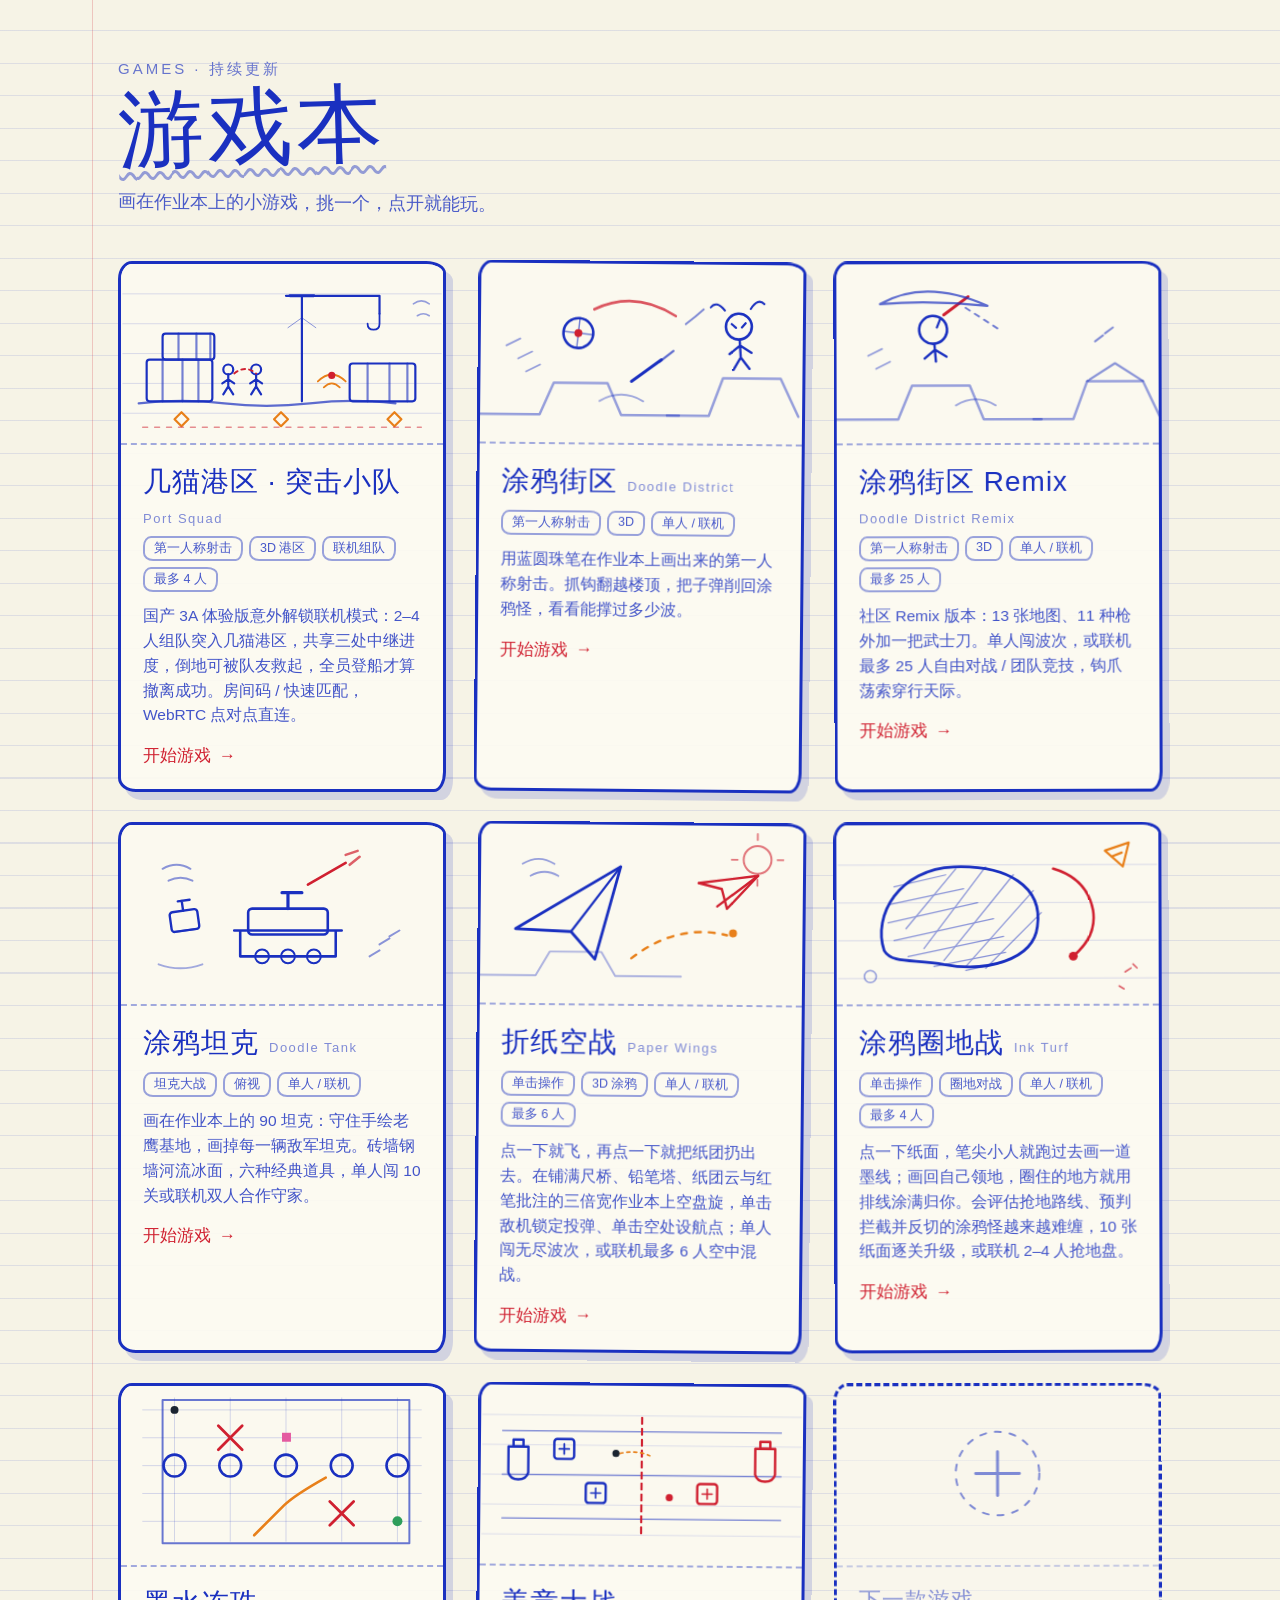
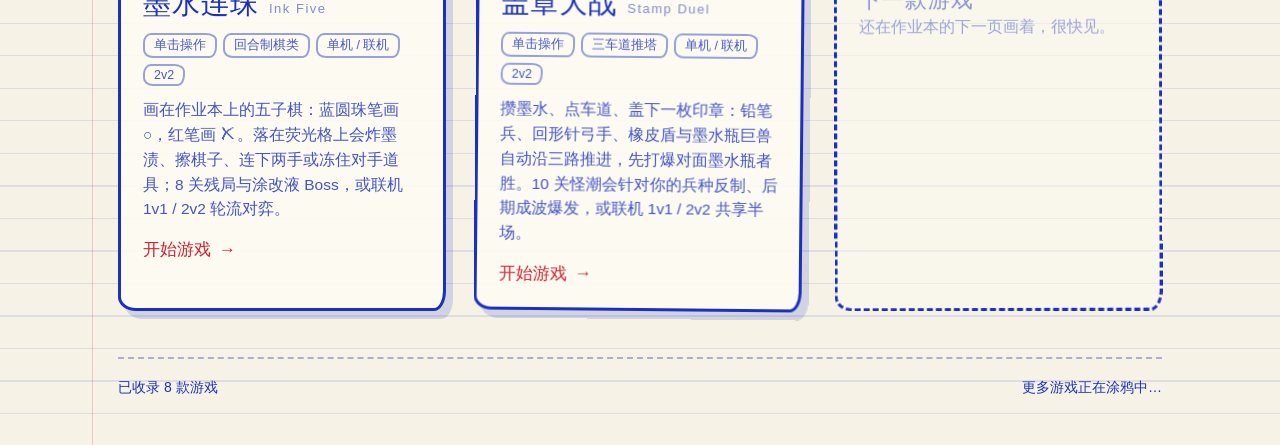
<file: index.html>
<!DOCTYPE html>
<html lang="zh-CN">
<head>
<meta charset="utf-8">
<meta name="viewport" content="width=device-width, initial-scale=1">
<title>游戏本 · Games</title>
<meta name="description" content="画在作业本上的小游戏合集。">
<meta name="theme-color" content="#f6f3e6">
<link rel="icon" href="data:image/svg+xml,<svg xmlns='http://www.w3.org/2000/svg' viewBox='0 0 32 32'><rect width='32' height='32' rx='4' fill='%23f6f3e6'/><circle cx='16' cy='16' r='8' fill='none' stroke='%231a30c0' stroke-width='2'/><path d='M16 4v6M16 22v6M4 16h6M22 16h6' stroke='%231a30c0' stroke-width='2'/><circle cx='16' cy='16' r='2' fill='%23d02030'/></svg>">
<style>
:root {
  --ink: #1a30c0;
  --ink-soft: rgba(26, 48, 192, .16);
  --red: #d02030;
  --paper: #f6f3e6;
  --card: rgba(252, 250, 241, .93);
  --font: 'Comic Sans MS', 'Marker Felt', 'Segoe Print', 'Noto Sans SC', 'PingFang SC', 'Microsoft YaHei', sans-serif;
}

* { box-sizing: border-box; }

body {
  margin: 0;
  min-height: 100vh;
  color: var(--ink);
  font-family: var(--font);
  background-color: var(--paper);
  background-image:
    linear-gradient(90deg, rgba(208, 32, 48, .22) 0 1.5px, transparent 1.5px),
    repeating-linear-gradient(0deg, transparent 0 31px, rgba(26, 48, 192, .11) 31px 32.5px);
  background-position: 92px 0, 0 0;
  background-repeat: no-repeat, repeat;
  -webkit-font-smoothing: antialiased;
}

.wrap {
  max-width: 1100px;
  margin: 0 auto;
  padding: 60px 28px 48px;
}

header {
  margin-bottom: 44px;
  animation: settle .5s ease-out both;
}

.kicker {
  font-size: 15px;
  letter-spacing: 3px;
  opacity: .65;
  margin-bottom: 6px;
}

h1 {
  margin: 0;
  font-size: clamp(46px, 8vw, 86px);
  line-height: 1.05;
  letter-spacing: 3px;
  font-weight: normal;
  transform: rotate(-1.6deg);
  transform-origin: left center;
  text-decoration: underline wavy rgba(26, 48, 192, .45);
  text-decoration-thickness: 3px;
  text-underline-offset: 12px;
}

.sub {
  margin: 18px 0 0;
  font-size: 18px;
  opacity: .78;
  transform: rotate(.4deg);
}

.grid {
  display: grid;
  grid-template-columns: repeat(auto-fill, minmax(300px, 1fr));
  gap: 30px;
}

.card {
  display: flex;
  flex-direction: column;
  color: var(--ink);
  text-decoration: none;
  background: var(--card);
  border: 3px solid var(--ink);
  border-radius: 14px 20px 12px 18px / 18px 12px 20px 14px;
  box-shadow: 7px 8px 0 var(--ink-soft);
  overflow: hidden;
  transform: rotate(var(--tilt, -.5deg));
  transition: transform .22s ease, box-shadow .22s ease;
  animation: settle .55s ease-out both;
}

.grid > .card:nth-child(3n+2) { --tilt: .55deg; }
.grid > .card:nth-child(3n) { --tilt: -.15deg; }

.card:not(.ghost):hover,
.card:not(.ghost):focus-visible {
  transform: rotate(0deg) translateY(-7px);
  box-shadow: 12px 16px 0 rgba(26, 48, 192, .18);
  outline: none;
}

.card:not(.ghost):focus-visible {
  outline: 3px dashed var(--red);
  outline-offset: 4px;
}

.thumb {
  position: relative;
  aspect-ratio: 16 / 9;
  background: #fbf9ef;
  border-bottom: 2px dashed rgba(26, 48, 192, .4);
  overflow: hidden;
  display: flex;
  align-items: center;
  justify-content: center;
}

.thumb svg { width: 100%; height: 100%; display: block; }

.body { padding: 18px 22px 22px; }

.name {
  display: flex;
  align-items: baseline;
  gap: 10px;
  flex-wrap: wrap;
}

.name h2 {
  margin: 0;
  font-size: 28px;
  font-weight: normal;
  letter-spacing: 1px;
}

.name span {
  font-size: 13px;
  letter-spacing: 1.5px;
  opacity: .55;
}

.tags {
  display: flex;
  flex-wrap: wrap;
  gap: 6px;
  margin: 10px 0 12px;
}

.tag {
  font-size: 12.5px;
  padding: 2px 9px;
  border: 2px solid rgba(26, 48, 192, .55);
  border-radius: 8px 11px 7px 10px / 10px 7px 11px 8px;
  opacity: .8;
}

.desc {
  margin: 0;
  font-size: 15.5px;
  line-height: 1.6;
  opacity: .82;
}

.go {
  margin-top: 16px;
  font-size: 17px;
  color: var(--red);
  display: inline-flex;
  align-items: center;
  gap: 8px;
}

.go .arrow { transition: transform .22s ease; }
.card:hover .go .arrow,
.card:focus-visible .go .arrow { transform: translateX(5px); }

.ghost {
  border-style: dashed;
  background: rgba(252, 250, 241, .5);
  box-shadow: none;
  cursor: default;
}

.ghost .thumb {
  border-bottom-color: rgba(26, 48, 192, .22);
  background: transparent;
}

.ghost .body { opacity: .5; }
.ghost .name h2 { font-size: 22px; }

footer {
  margin-top: 46px;
  padding-top: 20px;
  border-top: 2px dashed rgba(26, 48, 192, .35);
  display: flex;
  justify-content: space-between;
  gap: 16px;
  flex-wrap: wrap;
  font-size: 14px;
  opacity: .6;
  animation: settle .6s .2s ease-out both;
}

@keyframes settle {
  from { opacity: 0; transform: translateY(14px) rotate(var(--tilt, 0deg)); }
  to   { opacity: 1; transform: translateY(0) rotate(var(--tilt, 0deg)); }
}

@media (prefers-reduced-motion: reduce) {
  *, *::before, *::after { animation: none !important; transition: none !important; }
}

@media (max-width: 640px) {
  body { background-position: 42px 0, 0 0; }
  .wrap { padding: 40px 18px 36px; }
  .grid { grid-template-columns: 1fr; gap: 24px; }
  header { margin-bottom: 32px; }
}
</style>
</head>
<body>
<main class="wrap">
  <header>
    <div class="kicker">GAMES · 持续更新</div>
    <h1>游戏本</h1>
    <p class="sub">画在作业本上的小游戏，挑一个，点开就能玩。</p>
  </header>

  <section class="grid" id="grid" aria-label="游戏列表"></section>

  <footer>
    <span id="count"></span>
    <span>更多游戏正在涂鸦中…</span>
  </footer>
</main>

<script>
/* 新增游戏：在 GAMES 里加一项即可。href 指向游戏目录（目录里放 index.html）。 */
const GAMES = [
  {
    title: '几猫港区 · 突击小队',
    en: 'Port Squad',
    desc: '国产 3A 体验版意外解锁联机模式：2–4 人组队突入几猫港区，共享三处中继进度，倒地可被队友救起，全员登船才算撤离成功。房间码 / 快速匹配，WebRTC 点对点直连。',
    tags: ['第一人称射击', '3D 港区', '联机组队', '最多 4 人'],
    href: './jimao-squad/',
    art: 'jimao-squad'
  },
  {
    title: '涂鸦街区',
    en: 'Doodle District',
    desc: '用蓝圆珠笔在作业本上画出来的第一人称射击。抓钩翻越楼顶，把子弹削回涂鸦怪，看看能撑过多少波。',
    tags: ['第一人称射击', '3D', '单人 / 联机'],
    href: './doodleshooter/',
    art: 'shooter'
  },
  {
    title: '涂鸦街区 Remix',
    en: 'Doodle District Remix',
    desc: '社区 Remix 版本：13 张地图、11 种枪外加一把武士刀。单人闯波次，或联机最多 25 人自由对战 / 团队竞技，钩爪荡索穿行天际。',
    tags: ['第一人称射击', '3D', '单人 / 联机', '最多 25 人'],
    href: './doodleshooter-remix/',
    art: 'shooter-remix'
  },
  {
    title: '涂鸦坦克',
    en: 'Doodle Tank',
    desc: '画在作业本上的 90 坦克：守住手绘老鹰基地，画掉每一辆敌军坦克。砖墙钢墙河流冰面，六种经典道具，单人闯 10 关或联机双人合作守家。',
    tags: ['坦克大战', '俯视', '单人 / 联机'],
    href: './doodletank/',
    art: 'tank'
  },
  {
    title: '折纸空战',
    en: 'Paper Wings',
    desc: '点一下就飞，再点一下就把纸团扔出去。在铺满尺桥、铅笔塔、纸团云与红笔批注的三倍宽作业本上空盘旋，单击敌机锁定投弹、单击空处设航点；单人闯无尽波次，或联机最多 6 人空中混战。',
    tags: ['单击操作', '3D 涂鸦', '单人 / 联机', '最多 6 人'],
    href: './paperwings/',
    art: 'paperwings'
  },
  {
    title: '涂鸦圈地战',
    en: 'Ink Turf',
    desc: '点一下纸面，笔尖小人就跑过去画一道墨线；画回自己领地，圈住的地方就用排线涂满归你。会评估抢地路线、预判拦截并反切的涂鸦怪越来越难缠，10 张纸面逐关升级，或联机 2–4 人抢地盘。',
    tags: ['单击操作', '圈地对战', '单人 / 联机', '最多 4 人'],
    href: './inkturf/',
    art: 'inkturf'
  },
  {
    title: '墨水连珠',
    en: 'Ink Five',
    desc: '画在作业本上的五子棋：蓝圆珠笔画 ○，红笔画 ✗。落在荧光格上会炸墨渍、擦棋子、连下两手或冻住对手道具；8 关残局与涂改液 Boss，或联机 1v1 / 2v2 轮流对弈。',
    tags: ['单击操作', '回合制棋类', '单机 / 联机', '2v2'],
    href: './inkfive/',
    art: 'inkfive'
  },
  {
    title: '盖章大战',
    en: 'Stamp Duel',
    desc: '攒墨水、点车道、盖下一枚印章：铅笔兵、回形针弓手、橡皮盾与墨水瓶巨兽自动沿三路推进，先打爆对面墨水瓶者胜。10 关怪潮会针对你的兵种反制、后期成波爆发，或联机 1v1 / 2v2 共享半场。',
    tags: ['单击操作', '三车道推塔', '单机 / 联机', '2v2'],
    href: './stampduel/',
    art: 'stampduel'
  }
];

function art(name) {
  if (name === 'jimao-squad') {
    return `<svg viewBox="0 0 320 180" aria-hidden="true">
      <g fill="none" stroke="#1a30c0" stroke-linecap="round" stroke-linejoin="round">
        <path d="M0 30 H320 M0 60 H320 M0 90 H320 M0 120 H320 M0 150 H320" stroke-width="1" opacity=".16"/>
        <path d="M16 140 q44 -5 86 0 t86 0 t86 0" stroke-width="2.2" opacity=".7"/>
        <g stroke-width="2.2">
          <rect x="24" y="96" width="66" height="42" rx="3"/><path d="M40 96 v42 M60 96 v42 M76 96 v42" opacity=".6"/>
          <rect x="40" y="70" width="52" height="26" rx="3"/><path d="M56 70 v26 M74 70 v26 M88 70 v26" opacity=".6"/>
          <rect x="228" y="100" width="66" height="38" rx="3"/><path d="M246 100 v38 M268 100 v38 M286 100 v38" opacity=".6"/>
        </g>
        <g stroke-width="2.2"><path d="M180 138 V32 M164 32 h94 M258 32 v18"/><path d="M168 32 h24" stroke-width="3"/></g>
        <path d="M258 50 v10 q0 6 -6 6 q-6 0 -6 -6" stroke-width="1.8"/>
        <path d="M180 54 l14 10 M180 54 l-14 10" opacity=".5"/>
        <g stroke-width="2.2" stroke="#e8801a">
          <path d="M52 156 l7 -7 l7 7 l-7 7 Z"/><path d="M152 156 l7 -7 l7 7 l-7 7 Z"/><path d="M266 156 l7 -7 l7 7 l-7 7 Z"/>
        </g>
        <path d="M20 164 H300" stroke="#d02030" stroke-width="1.4" stroke-dasharray="5 7" opacity=".5"/>
        <g stroke-width="2.2">
          <circle cx="106" cy="106" r="5"/><path d="M106 111 v12 M106 116 l-6 4 M106 116 l6 4 M106 123 l-5 8 M106 123 l5 8"/>
          <circle cx="134" cy="106" r="5"/><path d="M134 111 v12 M134 116 l-6 4 M134 116 l6 4 M134 123 l-5 8 M134 123 l5 8"/>
        </g>
        <path d="M112 110 q11 -9 22 0" stroke="#d02030" stroke-width="1.8" stroke-dasharray="4 4"/>
        <path d="M196 118 q14 -14 28 0 M202 124 q8 -8 16 0" stroke="#e8801a" stroke-width="1.8"/>
        <circle cx="210" cy="112" r="3.6" fill="#d02030" stroke="none"/>
        <path d="M292 40 q8 -6 16 0 M296 52 q6 -4 12 0" stroke-width="1.6" opacity=".45"/>
      </g>
    </svg>`;
  }
  if (name === 'stampduel') {
    return `<svg viewBox="0 0 320 180" aria-hidden="true">
      <g fill="none" stroke="#1a30c0" stroke-linecap="round" stroke-linejoin="round">
        <path d="M0 30 H320 M0 60 H320 M0 90 H320 M0 120 H320 M0 150 H320" stroke-width="1" opacity=".14"/>
        <path d="M20 46 H300 M20 90 H300 M20 134 H300" stroke-width="1.5" opacity=".5"/>
        <path d="M160 32 V148" stroke="#d02030" stroke-width="2.2" stroke-dasharray="6 5"/>
        <g stroke-width="2.4"><path d="M26 62 h20 v26 q-2 7 -10 7 q-8 0 -10 -7 Z"/><path d="M31 55 h10 v7 h-10 Z"/></g>
        <g stroke="#d02030" stroke-width="2.4"><path d="M274 62 h20 v26 q-2 7 -10 7 q-8 0 -10 -7 Z"/><path d="M279 55 h10 v7 h-10 Z"/></g>
        <rect x="72" y="54" width="20" height="20" rx="3" stroke-width="2.4"/>
        <path d="M77 64 h10 M82 59 v10" stroke-width="1.8"/>
        <rect x="104" y="98" width="20" height="20" rx="3" stroke-width="2.4"/>
        <path d="M109 108 h10 M114 103 v10" stroke-width="1.6"/>
        <rect x="216" y="98" width="20" height="20" rx="3" stroke="#d02030" stroke-width="2.4"/>
        <path d="M221 108 h10 M226 103 v10" stroke="#d02030" stroke-width="1.6"/>
        <path d="M138 68 q16 -4 30 2" stroke="#e8801a" stroke-width="1.7" stroke-dasharray="3 4"/>
        <circle cx="134" cy="68" r="3.6" fill="#1a2430" stroke="none"/>
        <circle cx="188" cy="112" r="3.6" fill="#d02030" stroke="none"/>
      </g>
    </svg>`;
  }
  if (name === 'inkfive') {
    return `<svg viewBox="0 0 320 180" aria-hidden="true">
      <g fill="none" stroke="#1a30c0" stroke-linecap="round" stroke-linejoin="round">
        <path d="M20 24 H300 M20 52 H300 M20 80 H300 M20 108 H300 M20 136 H300" stroke-width="1" opacity=".18"/>
        <path d="M52 12 V156 M108 12 V156 M164 12 V156 M220 12 V156 M276 12 V156" stroke-width="1" opacity=".18"/>
        <path d="M40 14 V158 M288 14 V158 M40 14 H288 M40 158 H288" stroke-width="2" opacity=".65"/>
        <g stroke-width="2.6"><circle cx="52" cy="80" r="11"/><circle cx="108" cy="80" r="11"/><circle cx="164" cy="80" r="11"/><circle cx="220" cy="80" r="11"/><circle cx="276" cy="80" r="11"/></g>
        <path d="M96 40 l24 24 M120 40 l-24 24" stroke="#d02030" stroke-width="2.8"/>
        <path d="M208 116 l24 24 M232 116 l-24 24" stroke="#d02030" stroke-width="2.8"/>
        <path d="M132 150 q16 -16 30 -30 q10 -10 42 -28" stroke="#e8801a" stroke-width="2.6"/>
        <rect x="160" y="47" width="9" height="9" fill="#e45aa0" stroke="none"/>
        <circle cx="276" cy="136" r="5" fill="#2e9e5b" stroke="none"/>
        <circle cx="52" cy="24" r="4" fill="#1a2430" stroke="none"/>
      </g>
    </svg>`;
  }
  if (name === 'inkturf') {
    return `<svg viewBox="0 0 320 180" aria-hidden="true">
      <g fill="none" stroke="#1a30c0" stroke-linecap="round" stroke-linejoin="round">
        <path d="M0 40 H320 M0 78 H320 M0 116 H320 M0 154 H320" stroke-width="1" opacity=".16"/>
        <path d="M46 126 C34 90 62 44 116 42 C170 40 206 62 200 102 C196 136 148 148 106 140 C78 134 54 140 46 126 Z" stroke-width="2.8"/>
        <g stroke-width="1.25" opacity=".5">
          <path d="M56 62 l52 -12 M50 80 l76 -16 M50 98 l90 -20 M56 116 l100 -22 M70 132 l96 -20 M96 142 l72 -14 M128 146 l38 -8"/>
          <path d="M118 44 l-50 60 M148 42 l-62 82 M176 50 l-70 86 M196 66 l-68 76 M204 88 l-56 56"/>
        </g>
        <path d="M216 44 q34 10 40 42 q4 26 -20 46" stroke="#d02030" stroke-width="2.6"/>
        <circle cx="236" cy="132" r="4.5" fill="#d02030" stroke="none"/>
        <g stroke="#e8801a" stroke-width="2.2"><path d="M268 26 l24 -8 l-6 24 Z"/><path d="M275 32 l10 -4"/></g>
        <circle cx="32" cy="152" r="6" stroke-width="1.6" opacity=".45"/>
        <path d="M288 148 l6 -4 M296 140 l4 4 M282 162 l5 3" stroke="#d02030" stroke-width="1.6" opacity=".7"/>
      </g>
    </svg>`;
  }
  if (name === 'paperwings') {
    return `<svg viewBox="0 0 320 180" aria-hidden="true">
      <g fill="none" stroke="#1a30c0" stroke-linecap="round" stroke-linejoin="round">
        <path d="M-4 152 L54 152 L68 128 L120 128 L134 152 L200 152" stroke-width="2" opacity=".35"/>
        <g transform="rotate(-12 96 92)">
          <path d="M32 92 L148 52 L104 138 L86 106 Z" stroke-width="2.8"/>
          <path d="M86 106 L148 52" stroke-width="2.2"/>
          <path d="M32 92 L86 106" stroke-width="1.6" opacity=".6"/>
        </g>
        <path d="M150 134 q46 -36 96 -24" stroke="#e8801a" stroke-width="2.4" stroke-dasharray="6 8"/>
        <circle cx="252" cy="108" r="4" fill="#e8801a" stroke="none"/>
        <g stroke="#d02030" stroke-width="2.4" transform="rotate(14 250 66)">
          <path d="M216 66 l56 -22 l-22 40 l-10 -18 Z"/>
          <path d="M240 84 l32 -40"/>
        </g>
        <path d="M40 40 q16 -10 32 0 M48 52 q14 -8 28 0" stroke-width="1.8" opacity=".45"/>
        <circle cx="276" cy="34" r="14" stroke="#d02030" stroke-width="2" opacity=".6"/>
        <path d="M276 14 v-6 M276 54 v6 M256 34 h-6 M296 34 h6" stroke="#d02030" stroke-width="1.8" opacity=".6"/>
      </g>
    </svg>`;
  }
  if (name === 'tank') {
    return `<svg viewBox="0 0 320 180" aria-hidden="true">
      <g fill="none" stroke="#1a30c0" stroke-linecap="round" stroke-linejoin="round">
        <path d="M118 132 h96 M118 132 v-26 h96 v26 M112 106 h108" stroke-width="2.6"/>
        <rect x="126" y="84" width="80" height="26" rx="4" stroke-width="2.6"/>
        <path d="M166 84 v-16 M160 68 h20" stroke-width="3.2"/>
        <circle cx="140" cy="132" r="7" stroke-width="2"/>
        <circle cx="166" cy="132" r="7" stroke-width="2"/>
        <circle cx="192" cy="132" r="7" stroke-width="2"/>
        <path d="M40 44 q14 -8 28 0 M46 56 q12 -6 24 0" stroke-width="2" opacity=".5"/>
        <g stroke="#d02030" stroke-width="2.6">
          <path d="M186 60 l38 -22"/>
          <path d="M224 30 l12 -4 M228 40 l10 -8" opacity=".7"/>
        </g>
        <g transform="rotate(-8 62 96)">
          <rect x="48" y="86" width="28" height="20" rx="3" stroke-width="2.4"/>
          <path d="M62 86 v-10 M58 76 h12" stroke-width="2.4"/>
          <path d="M50 106 h24" stroke-width="2" opacity=".6"/>
        </g>
        <path d="M258 120 l10 -6 M268 112 l10 -6 M248 132 l10 -6" stroke-width="2" opacity=".5"/>
        <path d="M36 140 q22 8 44 0" stroke-width="2" opacity=".4"/>
      </g>
    </svg>`;
  }
  if (name === 'shooter-remix') {
    return `<svg viewBox="0 0 320 180" aria-hidden="true">
      <g fill="none" stroke="#1a30c0" stroke-linecap="round" stroke-linejoin="round">
        <path d="M-4 156 L60 156 L74 122 L132 122 L146 156 L204 156" stroke-width="2.5" opacity=".45"/>
        <path d="M196 156 L236 156 L250 118 L306 118 L324 156" stroke-width="2.5" opacity=".45"/>
        <path d="M250 118 L278 100 L306 118" stroke-width="2.2" opacity=".5"/>
        <path d="M118 142 q20 -12 40 0" stroke-width="2" opacity=".4"/>
        <path d="M30 92 l14 -7 M38 105 l14 -7" stroke-width="1.8" opacity=".45"/>
        <g transform="rotate(-5 96 74)">
          <circle cx="96" cy="66" r="14" stroke-width="2.6"/>
          <path d="M96 80 v18 M96 86 l-11 8 M96 86 l11 8" stroke-width="2.4"/>
          <path d="M108 52 l26 -16" stroke="#d02030" stroke-width="3"/>
          <path d="M104 56 l-4 8" stroke-width="2.2"/>
        </g>
        <path d="M42 40 q46 -26 108 2 q-54 -6 -108 -2 Z" stroke-width="2.2" opacity=".7"/>
        <path d="M128 44 l34 22" stroke-width="2" stroke-dasharray="5 6" opacity=".6"/>
        <path d="M258 78 l8 -6 M268 70 l8 -6" stroke-width="2" opacity=".55"/>
      </g>
    </svg>`;
  }
  if (name === 'shooter') {
    return `<svg viewBox="0 0 320 180" aria-hidden="true">
      <g fill="none" stroke="#1a30c0" stroke-linecap="round" stroke-linejoin="round">
        <path d="M-4 152 L58 152 L72 120 L126 120 L140 152 L198 152" stroke-width="2.5" opacity=".45"/>
        <path d="M186 152 L228 152 L242 114 L300 114 L318 152" stroke-width="2.5" opacity=".45"/>
        <path d="M118 138 q22 -13 44 0" stroke-width="2" opacity=".4"/>
        <path d="M36 96 l14 -7 M44 109 l14 -7 M24 83 l14 -7" stroke-width="1.8" opacity=".45"/>
        <g transform="rotate(-4 258 70)">
          <circle cx="258" cy="62" r="13" stroke-width="2.6"/>
          <path d="M251 59 l4 4 M265 59 l-4 4" stroke-width="2.2"/>
          <path d="M258 75 v18 M258 81 l-11 8 M258 81 l11 8 M258 93 l-8 12 M258 93 l8 12" stroke-width="2.4"/>
          <path d="M245 45 q-8 -11 -14 -4 M271 45 q8 -11 14 -4" stroke-width="2"/>
        </g>
        <g transform="rotate(6 96 72)">
          <circle cx="96" cy="70" r="15" stroke-width="2.6"/>
          <path d="M96 55 v30 M81 70 h30" stroke-width="1.5" opacity=".6"/>
          <circle cx="96" cy="70" r="4" fill="#d02030" stroke="none"/>
        </g>
        <path d="M112 46 q40 -20 82 6" stroke="#d02030" stroke-width="2.6" opacity=".75"/>
        <path d="M150 118 l30 -22" stroke-width="3"/>
        <path d="M178 98 l14 -11" stroke-width="2.2" opacity=".7"/>
        <path d="M204 60 l10 -8 M214 52 l8 -7" stroke-width="2" opacity=".55"/>
      </g>
    </svg>`;
  }
  return `<svg viewBox="0 0 320 180" aria-hidden="true">
    <g fill="none" stroke="#1a30c0" stroke-linecap="round" stroke-linejoin="round">
      <circle cx="160" cy="88" r="34" stroke-width="3"/>
      <path d="M160 34 v18 M160 124 v18 M106 88 h18 M196 88 h18" stroke-width="2.2" opacity=".6"/>
      <circle cx="160" cy="88" r="6" fill="#d02030" stroke="none"/>
    </g>
  </svg>`;
}

const grid = document.getElementById('grid');

grid.innerHTML = GAMES.map((g, i) => `
  <a class="card" href="${g.href}" style="animation-delay:${i * 70}ms" aria-label="${g.title}">
    <div class="thumb">${art(g.art)}</div>
    <div class="body">
      <div class="name"><h2>${g.title}</h2><span>${g.en || ''}</span></div>
      <div class="tags">${(g.tags || []).map(t => `<span class="tag">${t}</span>`).join('')}</div>
      <p class="desc">${g.desc}</p>
      <div class="go">开始游戏 <span class="arrow">→</span></div>
    </div>
  </a>`).join('') + `
  <div class="card ghost" style="animation-delay:${GAMES.length * 70}ms">
    <div class="thumb">
      <svg viewBox="0 0 320 180" aria-hidden="true">
        <g fill="none" stroke="#1a30c0" stroke-linecap="round" stroke-linejoin="round" opacity=".55">
          <path d="M160 66 v44 M138 88 h44" stroke-width="3"/>
          <circle cx="160" cy="88" r="42" stroke-width="2" stroke-dasharray="6 9"/>
        </g>
      </svg>
    </div>
    <div class="body">
      <div class="name"><h2>下一款游戏</h2></div>
      <p class="desc">还在作业本的下一页画着，很快见。</p>
    </div>
  </div>`;

document.getElementById('count').textContent = `已收录 ${GAMES.length} 款游戏`;
</script>
</body>
</html>
</file>
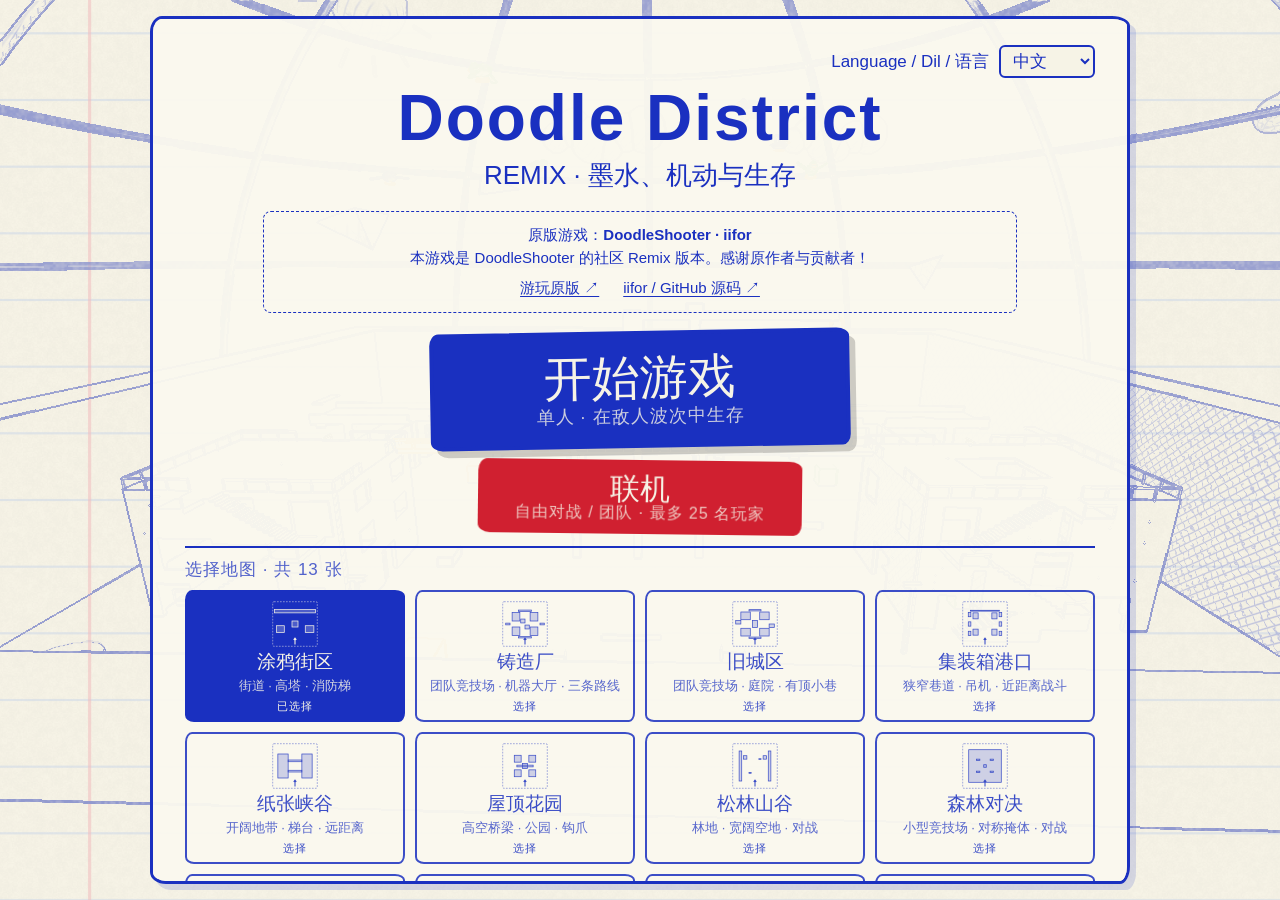
<file: doodleshooter-remix/index.html>
<!DOCTYPE html>
<html lang="zh">
<head>
<meta charset="utf-8">
<meta name="viewport" content="width=device-width, initial-scale=1">
<title>Doodle District · Remix</title>
<link rel="icon" href="data:,">
<meta name="description" content="Doodle District Remix: 13 maps, 11 guns, a katana and grappling. Survive solo or play online with friends. Original game by iifor/doodleshooter.">
<link rel="stylesheet" href="./style.css">
<script type="importmap">
{ "imports": {
  "three": "./vendor/three/three.module.js",
  "three/addons/": "./vendor/three/addons/"
} }
</script>
</head>
<body>
<canvas id="c"></canvas>
<div id="hud"></div>
<script src="./vendor/peerjs/peerjs.min.js"></script>
<script type="module" src="./src/main.js"></script>
</body>
</html>
</file>
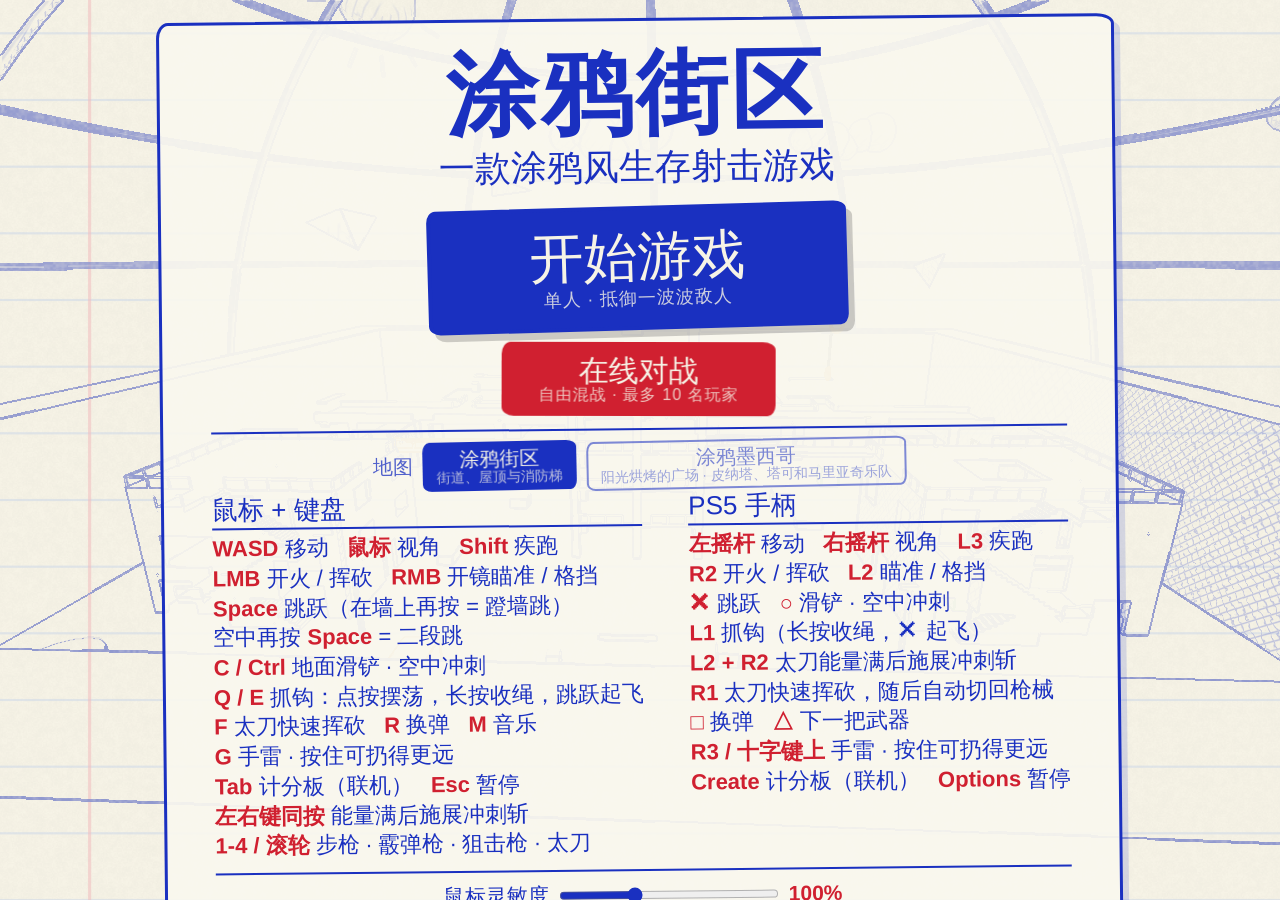
<file: doodleshooter/index.html>
<!DOCTYPE html>
<html lang="zh-CN">
<head>
<meta charset="utf-8">
<meta name="viewport" content="width=device-width, initial-scale=1">
<title>涂鸦街区</title>
<link rel="stylesheet" href="./style.css">
<script type="importmap">
{ "imports": {
  "three": "./vendor/three/three.module.js",
  "three/addons/": "./vendor/three/addons/"
} }
</script>
</head>
<body>
<canvas id="c"></canvas>
<div id="hud"></div>
<script src="./vendor/peerjs/peerjs.min.js"></script>
<script type="module" src="./src/main.js"></script>
</body>
</html>
</file>
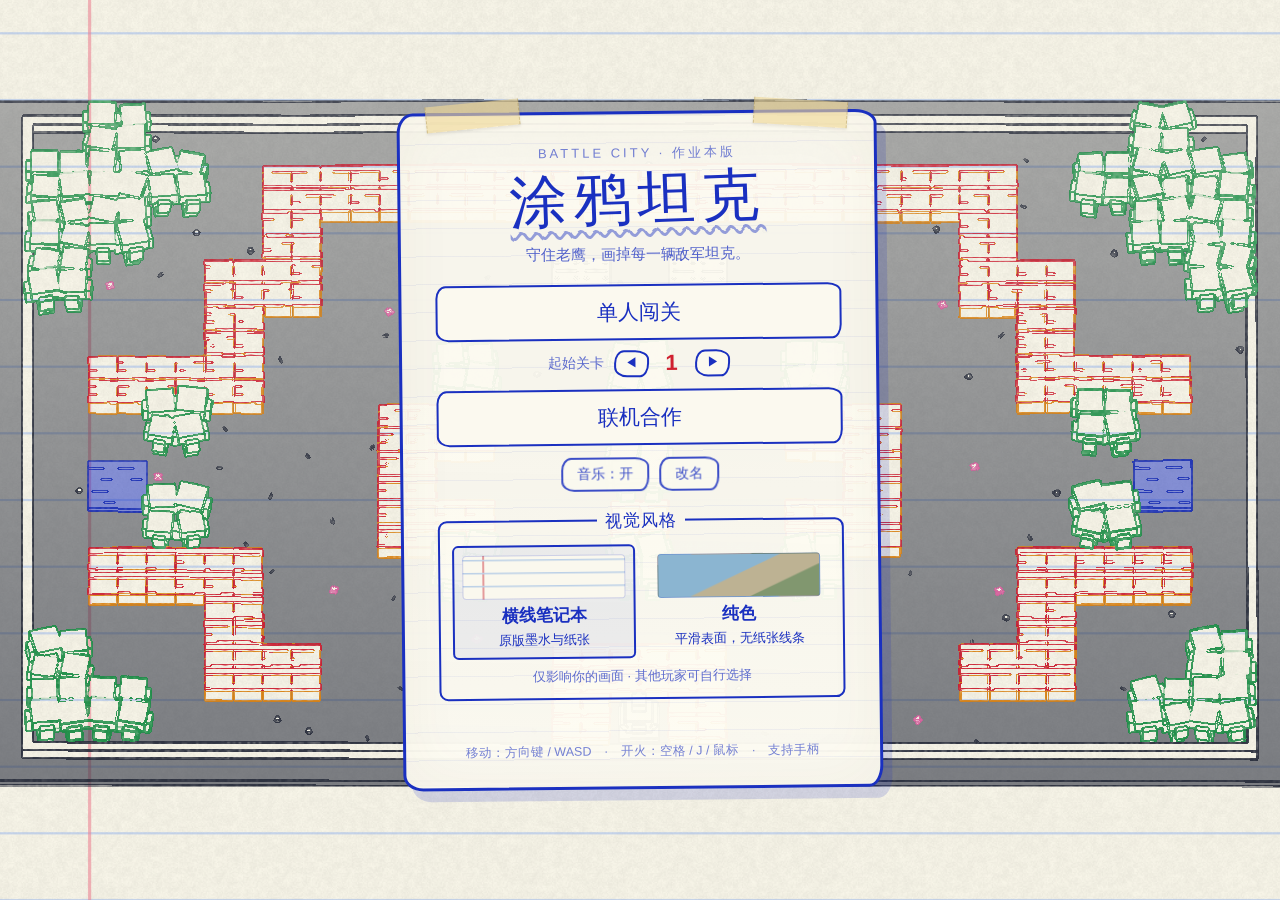
<file: doodletank/index.html>
<!DOCTYPE html>
<html lang="zh-CN">
<head>
<meta charset="utf-8">
<meta name="viewport" content="width=device-width, initial-scale=1">
<title>涂鸦坦克</title>
<link rel="stylesheet" href="./style.css">
<script type="importmap">
{ "imports": {
  "three": "./vendor/three/three.module.js",
  "three/addons/": "./vendor/three/addons/"
} }
</script>
</head>
<body>
<canvas id="c"></canvas>
<div id="hud"></div>
<script src="./vendor/peerjs/peerjs.min.js"></script>
<script type="module" src="./src/main.js"></script>
</body>
</html>
</file>
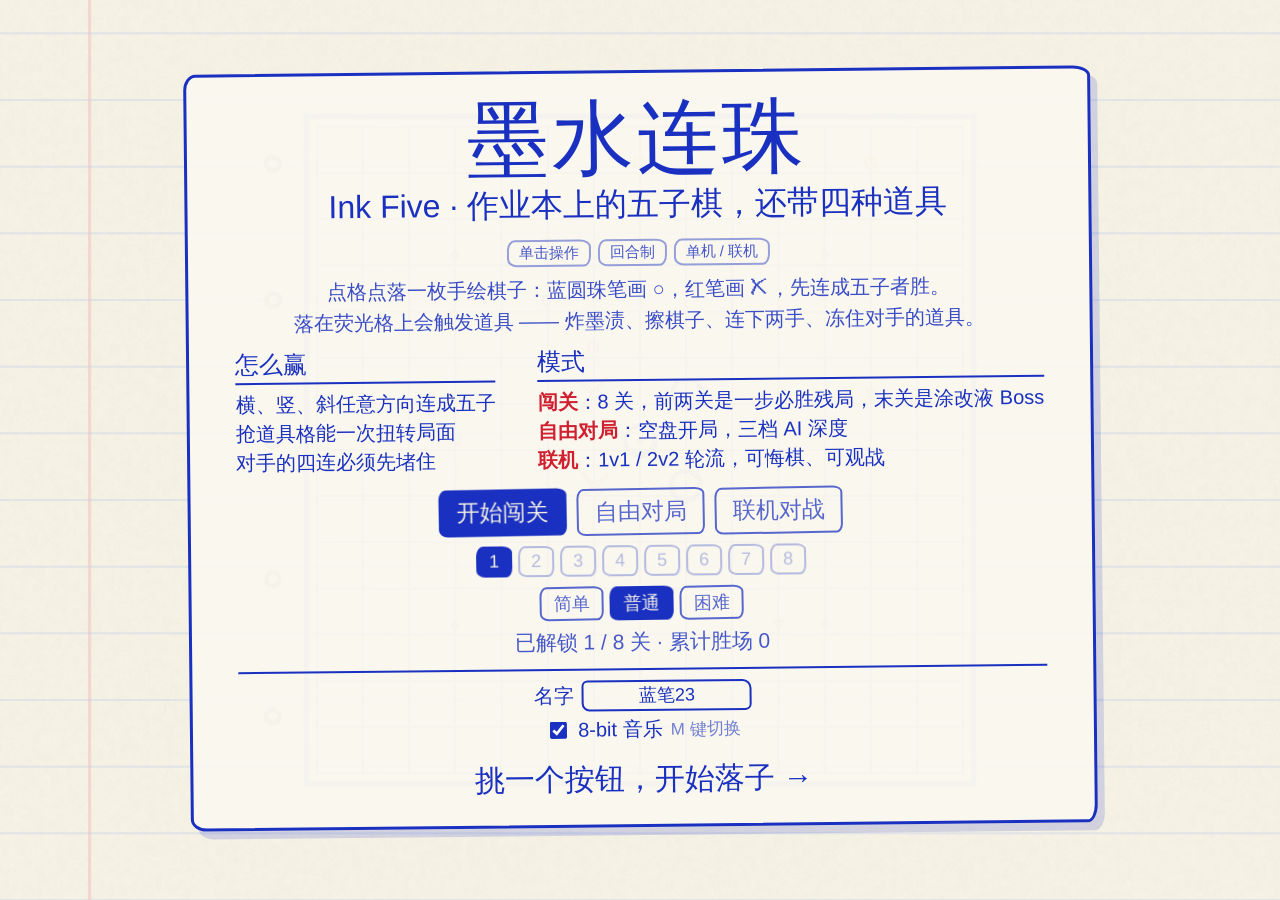
<file: inkfive/index.html>
<!DOCTYPE html>
<html lang="zh-CN">
<head>
<meta charset="utf-8">
<meta name="viewport" content="width=device-width, initial-scale=1, viewport-fit=cover">
<title>墨水连珠 · Ink Five</title>
<meta name="description" content="画在作业本上的五子棋：蓝圆珠笔画 ○，红笔画 ✗，抢道具格炸墨渍、擦棋子、连下两手，先连成五子者胜。">
<meta name="theme-color" content="#f6f3e6">
<link rel="icon" href="data:image/svg+xml,<svg xmlns='http://www.w3.org/2000/svg' viewBox='0 0 32 32'><rect width='32' height='32' rx='4' fill='%23f6f3e6'/><path d='M3 6 H29 M3 12 H29 M3 18 H29 M3 24 H29' stroke='%231a30c0' stroke-width='.7' opacity='.35'/><circle cx='10' cy='12' r='3.4' fill='none' stroke='%231a30c0' stroke-width='2'/><path d='M20 9 l7 7 M27 9 l-7 7' stroke='%23d02030' stroke-width='2' stroke-linecap='round'/><circle cx='17' cy='21' r='2.6' fill='none' stroke='%231a30c0' stroke-width='1.8'/></svg>">
<link rel="stylesheet" href="./style.css">
<script type="importmap">
{ "imports": {
  "three": "./vendor/three/three.module.js",
  "three/addons/": "./vendor/three/addons/"
} }
</script>
</head>
<body>
<canvas id="c"></canvas>
<div id="hud"></div>
<script src="./vendor/peerjs/peerjs.min.js"></script>
<script type="module" src="./src/main.js"></script>
</body>
</html>
</file>
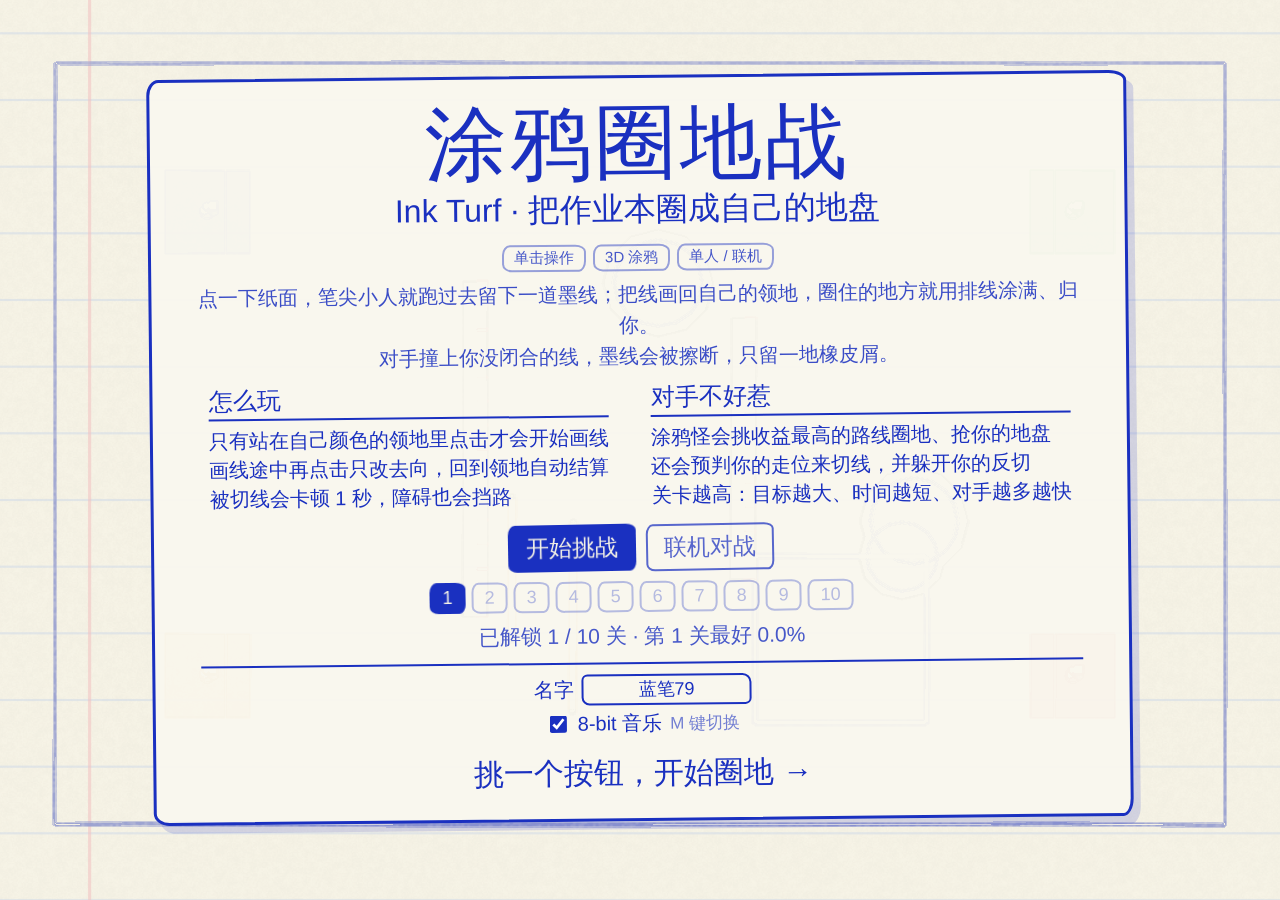
<file: inkturf/index.html>
<!DOCTYPE html>
<html lang="zh-CN">
<head>
<meta charset="utf-8">
<meta name="viewport" content="width=device-width, initial-scale=1, viewport-fit=cover">
<title>涂鸦圈地战 · Ink Turf</title>
<meta name="description" content="画在作业本上的圈地对战。点一下纸面，笔尖小人就跑过去画线；画回自己的领地，圈住的地方就归你。">
<meta name="theme-color" content="#f6f3e6">
<link rel="icon" href="data:image/svg+xml,<svg xmlns='http://www.w3.org/2000/svg' viewBox='0 0 32 32'><rect width='32' height='32' rx='4' fill='%23f6f3e6'/><path d='M5 22 C6 9 22 6 27 12 C30 18 22 27 14 26 C9 25 6 24 5 22 Z' fill='none' stroke='%231a30c0' stroke-width='2.4' stroke-linecap='round'/><circle cx='9' cy='20' r='2.4' fill='%23d02030'/></svg>">
<link rel="stylesheet" href="./style.css">
<script type="importmap">
{ "imports": {
  "three": "./vendor/three/three.module.js",
  "three/addons/": "./vendor/three/addons/"
} }
</script>
</head>
<body>
<canvas id="c"></canvas>
<div id="hud"></div>
<script src="./vendor/peerjs/peerjs.min.js"></script>
<script type="module" src="./src/main.js"></script>
</body>
</html>
</file>
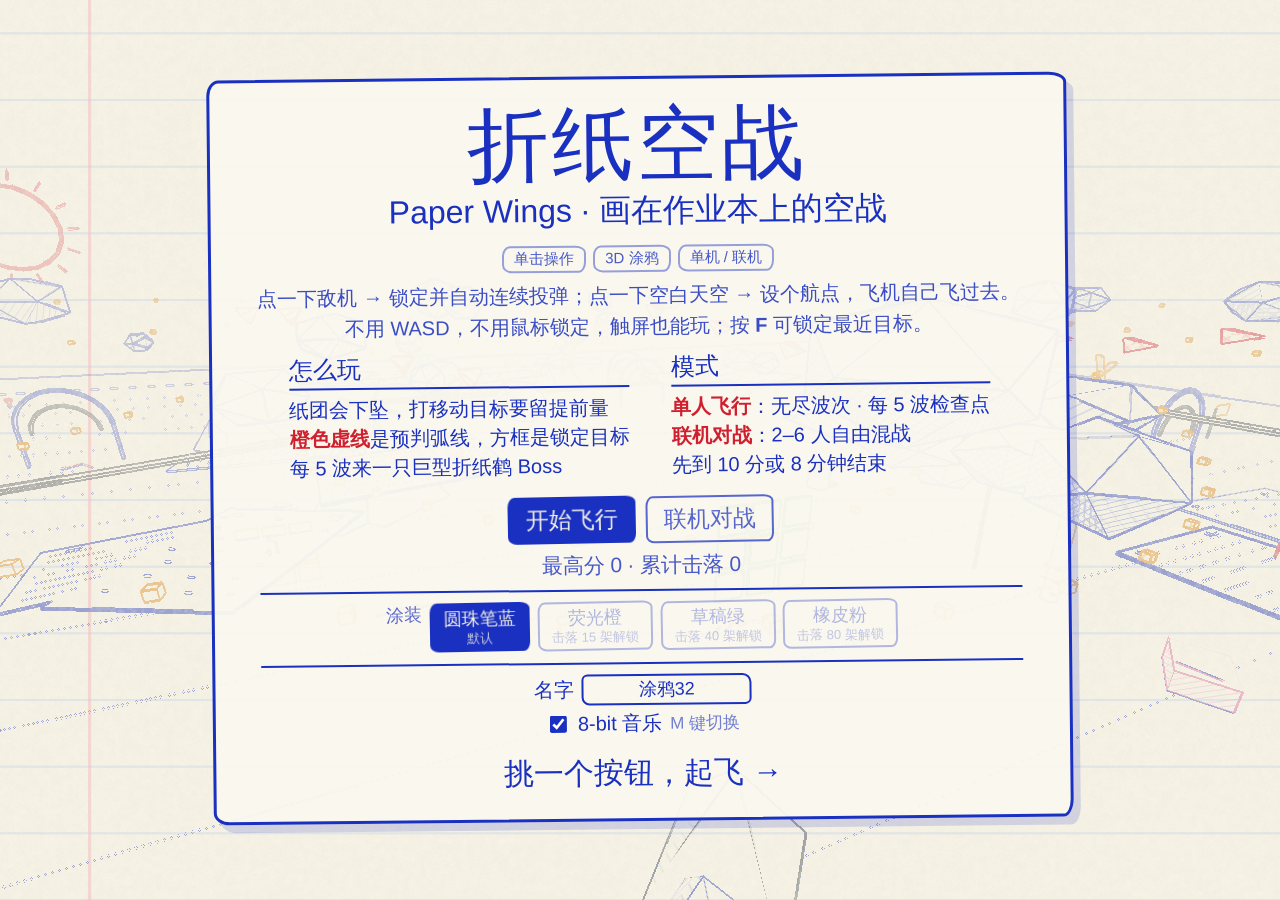
<file: paperwings/index.html>
<!DOCTYPE html>
<html lang="zh-CN">
<head>
<meta charset="utf-8">
<meta name="viewport" content="width=device-width, initial-scale=1, viewport-fit=cover">
<title>折纸空战 · Paper Wings</title>
<meta name="description" content="画在作业本上的折纸飞机空战。点一下就飞，再点一下就把纸团扔出去。">
<meta name="theme-color" content="#f6f3e6">
<link rel="icon" href="data:image/svg+xml,<svg xmlns='http://www.w3.org/2000/svg' viewBox='0 0 32 32'><rect width='32' height='32' rx='4' fill='%23f6f3e6'/><path d='M4 16 L28 5 L20 27 L15 19 Z' fill='none' stroke='%231a30c0' stroke-width='2' stroke-linejoin='round'/><path d='M15 19 L28 5' stroke='%23d02030' stroke-width='1.5'/></svg>">
<link rel="stylesheet" href="./style.css">
<script type="importmap">
{ "imports": {
  "three": "./vendor/three/three.module.js",
  "three/addons/": "./vendor/three/addons/"
} }
</script>
</head>
<body>
<canvas id="c"></canvas>
<div id="hud"></div>
<script src="./vendor/peerjs/peerjs.min.js"></script>
<script type="module" src="./src/main.js"></script>
</body>
</html>
</file>
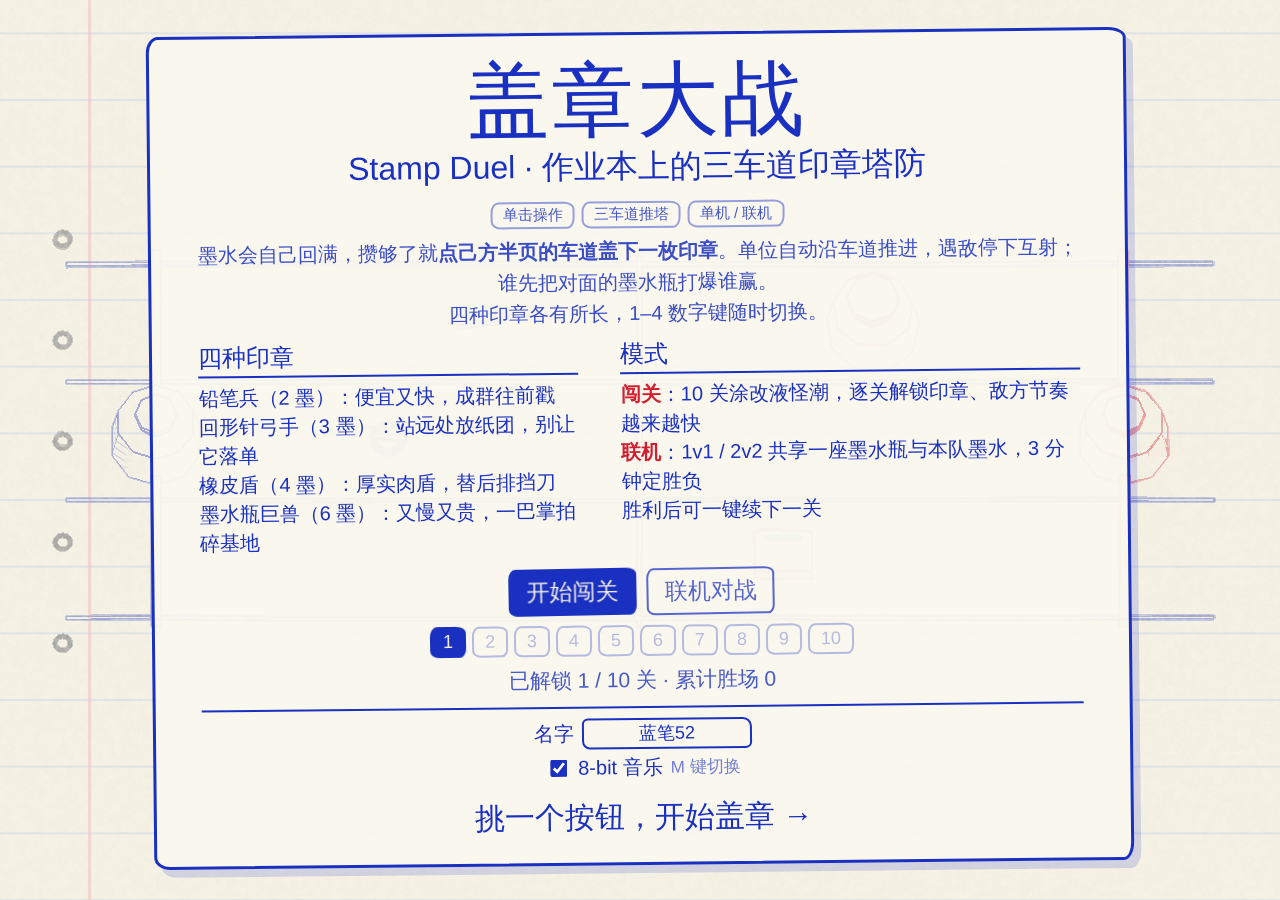
<file: stampduel/index.html>
<!DOCTYPE html>
<html lang="zh-CN">
<head>
<meta charset="utf-8">
<meta name="viewport" content="width=device-width, initial-scale=1, viewport-fit=cover">
<title>盖章大战 · Stamp Duel</title>
<meta name="description" content="画在作业本上的三车道印章塔防：攒墨水、盖印章、推平对面的墨水瓶。10 关涂改液怪潮，或联机 2v2 共享半场。">
<meta name="theme-color" content="#f6f3e6">
<link rel="icon" href="data:image/svg+xml,<svg xmlns='http://www.w3.org/2000/svg' viewBox='0 0 32 32'><rect width='32' height='32' rx='4' fill='%23f6f3e6'/><path d='M3 8 H29 M3 16 H29 M3 24 H29' stroke='%231a30c0' stroke-width='.7' opacity='.3'/><rect x='9' y='9' width='13' height='13' rx='2' fill='none' stroke='%231a30c0' stroke-width='2'/><path d='M12 16 h7 M15.5 12.5 v7' stroke='%231a30c0' stroke-width='1.8' stroke-linecap='round'/><rect x='21' y='19' width='7' height='9' rx='1.5' fill='none' stroke='%23d02030' stroke-width='1.8'/></svg>">
<link rel="stylesheet" href="./style.css">
<script type="importmap">
{ "imports": {
  "three": "./vendor/three/three.module.js",
  "three/addons/": "./vendor/three/addons/"
} }
</script>
</head>
<body>
<canvas id="c"></canvas>
<div id="hud"></div>
<script src="./vendor/peerjs/peerjs.min.js"></script>
<script type="module" src="./src/main.js"></script>
</body>
</html>
</file>
<file: doodleshooter-remix/style.css>
:root { --ink: #1a30c0; --red: #d02030; --paper: #f6f3e6; }
html, body { margin: 0; height: 100%; overflow: hidden; background: var(--paper); font-family: 'Comic Sans MS', 'Marker Felt', 'Segoe Print', 'Noto Sans SC', 'PingFang SC', 'Microsoft YaHei', sans-serif; }
canvas#c { position: fixed; inset: 0; width: 100vw; height: 100vh; display: block; }
#hud { position: fixed; inset: 0; pointer-events: none; color: var(--ink); user-select: none; overflow: hidden; }
.hud-tl, .hud-tr, .hud-bl, .hud-br, .crosshair, .grapple-ret, .hitmarker, .dmg-ind, .message, .killfeed { mix-blend-mode: multiply; }
#hud.nogame .hud-tl, #hud.nogame .hud-tr, #hud.nogame .hud-bl, #hud.nogame .hud-br, #hud.nogame .crosshair, #hud.nogame .grapple-ret, #hud.nogame .killfeed { display: none; }
.hud-tl { position: absolute; left: 9%; top: 3%; font-size: 30px; transform: rotate(-1.5deg); }
.hud-tr { position: absolute; right: 4%; top: 3%; text-align: right; font-size: 30px; transform: rotate(1deg); }
.hud-bl { position: absolute; left: 9%; bottom: 5%; }
.hud-br { position: absolute; right: 4%; bottom: 5%; text-align: right; }
.ammo b { font-size: 58px; } .ammo span { font-size: 28px; opacity: .8; } .reloading { font-size: 22px !important; color: var(--red); }
.tally { display: flex; flex-wrap: wrap; width: 240px; gap: 3px; margin-top: -8px; align-items: flex-end; }
.tally i { display: block; width: 4px; height: 20px; background: var(--ink); transform: rotate(4deg); border-radius: 2px; opacity: .9; }
.tally i:nth-child(5n) { width: 4px; margin-right: 10px; transform: rotate(-8deg); }
.health { margin-bottom: 8px; font-size: 26px; display: flex; align-items: center; gap: 10px; }
.bar { width: 210px; height: 16px; border: 2.5px solid var(--ink); border-radius: 6px 8px 5px 7px / 8px 5px 7px 6px; overflow: hidden; transform: rotate(-1deg); }
.fill { height: 100%; width: 100%; background: repeating-linear-gradient(-55deg, var(--ink) 0 2.5px, transparent 2.5px 6px); transition: width .15s; }
.low .bar { border-color: var(--red); } .low .fill { background: repeating-linear-gradient(-55deg, var(--red) 0 2.5px, transparent 2.5px 6px); }
.crosshair { position: absolute; left: 50%; top: 50%; width: 0; height: 0; --s: 10px; filter: drop-shadow(0 0 1px rgba(255,255,255,.9)); }
.crosshair i { position: absolute; background: var(--red); border-radius: 2px; transition: top .06s, left .06s; }
.ch-t { width: 3px; height: 12px; left: -1.5px; top: calc(-1 * var(--s) - 12px); }
.ch-b { width: 3px; height: 12px; left: -1.5px; top: var(--s); }
.ch-l { width: 12px; height: 3px; top: -1.5px; left: calc(-1 * var(--s) - 12px); }
.ch-r { width: 12px; height: 3px; top: -1.5px; left: var(--s); }
.ch-dot { width: 3px; height: 3px; left: -1.5px; top: -1.5px; border-radius: 50%; }
.crosshair.katana i { background: var(--ink); } .crosshair.katana .ch-t, .crosshair.katana .ch-b { height: 16px; }
.crosshair.katana .ch-l, .crosshair.katana .ch-r { display: none; }
.grapple-ret { position: absolute; left: 50%; top: 50%; width: 30px; height: 30px; margin: -15px; border: 2.5px dashed var(--ink); border-radius: 50%; opacity: 0; transition: opacity .1s, transform .12s; transform: scale(1.6) rotate(0deg); }
.grapple-ret.on { opacity: .9; transform: scale(1) rotate(20deg); } .grapple-ret.attached { border-style: solid; transform: scale(.65); }
.hitmarker { position: absolute; left: 50%; top: 50%; opacity: 0; }
.hitmarker i { position: absolute; width: 3.5px; height: 36px; background: #e8801a; left: -1.75px; top: -18px; border-radius: 2px; box-shadow: 0 0 0 1px rgba(250,248,238,.85); }
.hitmarker i:first-child { transform: rotate(45deg); } .hitmarker i:last-child { transform: rotate(-45deg); }
.hitmarker.show { animation: hm .24s ease-out; }
.hitmarker.crit i { background: var(--red); width: 4.5px; height: 44px; top: -22px; left: -2.25px; }
.hitmarker.kill i { background: var(--red); width: 5px; height: 50px; top: -25px; left: -2.5px; }
@keyframes hm { 0% { opacity: 1; transform: scale(1.5); } 100% { opacity: 0; transform: scale(1); } }
.message { position: absolute; left: 0; right: 0; top: 24%; text-align: center; }
.msg-main { font-size: 88px; color: var(--ink); transform: rotate(-2deg); opacity: 0; letter-spacing: 3px; line-height: 1; }
.msg-main.show { animation: scribble .55s ease-out forwards; }
@keyframes scribble { 0% { opacity: 0; transform: rotate(-7deg) scale(1.7); filter: blur(3px); } 55% { opacity: 1; transform: rotate(-1deg) scale(.95); filter: blur(0); } 100% { opacity: 1; transform: rotate(-2deg) scale(1); } }
.msg-sub { font-size: 32px; opacity: .85; }
.killfeed { position: absolute; right: 4%; top: 28%; text-align: right; font-size: 27px; }
.killfeed div { animation: kf 1.7s ease-out forwards; } .killfeed .pts { color: var(--red); }
@keyframes kf { 0% { opacity: 0; transform: translateX(30px) rotate(3deg); } 15% { opacity: 1; transform: none; } 75% { opacity: 1; } 100% { opacity: 0; } }
.dmg-ind { position: absolute; left: 50%; top: 50%; }
.dmg-ind i { position: absolute; left: -16px; top: -140px; width: 32px; height: 22px; transform-origin: 16px 140px; background: var(--red); clip-path: polygon(50% 0, 100% 100%, 0 100%); opacity: .9; animation: di 1s linear forwards; }
@keyframes di { to { opacity: 0; } }
.screen { position: absolute; inset: 0; display: none; align-items: center; justify-content: center; pointer-events: auto; cursor: pointer; background: rgba(246, 243, 230, .55); }
.screen.show { display: flex; }
.panel { box-sizing: border-box; text-align: center; width: min(980px, calc(100% - 32px)); max-height: calc(100dvh - 32px); overflow-y: auto; padding: 26px 32px; background: rgba(250, 248, 238, .96); box-shadow: 6px 6px 0 rgba(26, 48, 192, .15); border: 3px solid var(--ink); border-radius: 12px 18px 10px 16px / 16px 10px 18px 12px; }
.panel h1 { font-size: clamp(34px, 5vw, 68px); margin: 0; letter-spacing: 2px; line-height: 1; }
.panel h2 { font-size: 26px; margin: 8px 0 18px; font-weight: normal; }
.credits { margin: 0 auto 18px; padding: 12px 16px; max-width: 720px; border: 1px dashed var(--ink); border-radius: 8px; font-size: 15px; line-height: 1.5; cursor: default; }
.credits p { margin: 0 0 8px; }
.credits nav { display: flex; flex-wrap: wrap; justify-content: center; gap: 6px 24px; }
.credits a { color: var(--ink); text-decoration: underline; text-underline-offset: 3px; }
.credits a:hover { color: var(--red); }
.credits a:focus-visible { outline: 2px solid var(--red); outline-offset: 4px; border-radius: 2px; }
.panel .cols { display: grid; grid-template-columns: 1.25fr 1fr; gap: 28px; text-align: left; font-size: 18px; line-height: 1.5; }
.panel .cols > div { min-width: 0; }
.controls { margin-top: 24px; border-top: 2px dashed var(--ink); padding-top: 10px; }
.controls summary { cursor: pointer; font-size: 24px; }
.controls[open] summary { margin-bottom: 14px; }
.panel .cols b { color: var(--red); } .colhead { font-size: 26px; border-bottom: 2px solid var(--ink); margin-bottom: 4px; }
.panel .go { font-size: 34px; margin-top: 18px; animation: blink 1.2s infinite; } @keyframes blink { 50% { opacity: .35; } }
.panel .stats { font-size: 30px; line-height: 1.4; } .panel .stats b { color: var(--red); }
.panel .tip { font-size: 21px; opacity: .8; margin-top: 8px; }
.weapon { font-size: 36px; } .hint { font-size: 20px; opacity: .8; }
.combo { font-size: 26px; color: var(--red); min-height: 30px; }
.timer { font-size: 24px; color: var(--red); }
@media (max-width: 900px) { .panel .cols { grid-template-columns: 1fr; gap: 18px; font-size: 18px; } .msg-main { font-size: 56px; } }
/* v2 additions */
.crosshair.ads { opacity: 0; }
.slots { display: grid; grid-template-rows: repeat(6, auto); grid-auto-flow: column; gap: 2px 14px; justify-content: end; margin-bottom: 8px; font-size: 16px; opacity: .9; }
.support-status { font-size: 17px; margin-top: 12px; max-width: 400px; line-height: 1.4; }
.hud-br .hint { max-width: 390px; }
.slots { background: rgba(250, 248, 238, .9); border-radius: 8px; padding: 8px 10px; opacity: 1; }
.hud-br .hint { background: rgba(250, 248, 238, .88); border-radius: 5px; padding: 3px 7px; }
@media (max-width: 1100px) {
  .hud-bl { left: 3%; }
  .slots { font-size: 15px; gap: 2px 10px; }
  .slot.active { font-size: 18px !important; }
  .slot .sammo { font-size: 13px !important; min-width: 40px !important; }
  .support-status { max-width: 260px; font-size: 14px; }
  .hud-br .hint { max-width: 320px; font-size: 16px; }
}
.slot { display: flex; gap: 8px; align-items: baseline; opacity: .55; transform: rotate(1deg); }
.slot.active { opacity: 1; font-size: 24px; border-bottom: 2px solid var(--ink); }
.slot.empty { color: var(--red); }
.slot .num { font-size: 15px; opacity: .8; border: 1.5px solid var(--ink); border-radius: 4px 6px 4px 5px; padding: 0 4px; }
.slot .sammo { font-size: 16px; opacity: .8; min-width: 54px; text-align: right; }
.modifier { font-size: 22px; color: var(--red); min-height: 26px; }
.bossbar { position: absolute; left: 50%; top: 6%; width: 420px; margin-left: -210px; text-align: center; font-size: 26px; display: none; }
.bossbar.show { display: block; mix-blend-mode: multiply; }
.bar.big { width: 420px; height: 20px; margin-top: 4px; }
.fill.red { background: repeating-linear-gradient(-55deg, var(--red) 0 3px, transparent 3px 7px); }
.tip { position: absolute; left: 50%; top: 14%; transform: translateX(-50%); width: max-content; max-width: min(680px, 85vw); box-sizing: border-box; padding: 6px 12px; background: rgba(250,248,238,.94); text-align: center; font-size: 22px; color: var(--ink); opacity: 0; transition: opacity .4s; }
.tip.show { opacity: .9; }
.tip b { color: var(--red); }
#hud.nogame .tip, #hud.nogame .bossbar { display: none; }
.settings { display: flex; flex-direction: column; gap: 4px; align-items: center; font-size: 21px; margin-top: 12px; border-top: 2px solid var(--ink); padding-top: 10px; }
.settings label { display: flex; align-items: center; gap: 8px; cursor: pointer; }
.settings input[type=range] { width: 220px; accent-color: #1a30c0; }
.settings input[type=checkbox] { width: 17px; height: 17px; accent-color: #1a30c0; }
.settings b { color: var(--red); min-width: 56px; text-align: left; }
.settings .k { opacity: .6; font-size: 17px; }
.beststat { font-size: 22px; opacity: .8; margin-top: 4px; }
/* sniper scope */
.scope { position: absolute; inset: 0; opacity: 0; transition: opacity .1s; pointer-events: none; }
.scope.on { opacity: 1; }
.scope .mask { position: absolute; inset: 0; background: radial-gradient(circle at 50% 50%, rgba(246,243,230,0) 0 30vh, var(--scope-mask, var(--paper)) 30.6vh 100%); }
.scope .ring { position: absolute; left: 50%; top: 50%; width: 60.5vh; height: 60.5vh; margin: -30.25vh; border: 3.5px solid var(--ink); border-radius: 50%; box-shadow: inset 0 0 0 7px rgba(26,48,192,.12); }
.scope .cx { position: absolute; left: 50%; top: 50%; width: 60vh; height: 2.5px; margin: -1px -30vh; background: repeating-linear-gradient(90deg, var(--ink) 0 14px, transparent 14px 17px); }
.scope .cy { position: absolute; left: 50%; top: 50%; width: 2.5px; height: 60vh; margin: -30vh -1px; background: repeating-linear-gradient(180deg, var(--ink) 0 14px, transparent 14px 17px); }
.scope .dot { position: absolute; left: 50%; top: 50%; width: 5px; height: 5px; margin: -2.5px; background: var(--red); border-radius: 50%; }
.scope-info { position: absolute; top: calc(50% + 32vh); left: 50%; transform: translateX(-50%); padding: 5px 14px; color: var(--ink); background: var(--scope-mask, var(--paper)); color: var(--scope-ink, var(--ink)); border-radius: 8px; font-size: 19px; white-space: nowrap; }
/* focus-slash target marker */
.focus-mark { position: absolute; left: 0; top: 0; width: 0; height: 0; opacity: 0; transition: opacity .1s; }
.focus-mark.on { opacity: 1; animation: fm .5s ease-in-out infinite alternate; }
.focus-mark i { position: absolute; width: 20px; height: 20px; border: 3px solid var(--red); }
.focus-mark i:nth-child(1) { left: -30px; top: -30px; border-right: 0; border-bottom: 0; }
.focus-mark i:nth-child(2) { left: 10px; top: -30px; border-left: 0; border-bottom: 0; }
.focus-mark i:nth-child(3) { left: -30px; top: 10px; border-right: 0; border-top: 0; }
.focus-mark i:nth-child(4) { left: 10px; top: 10px; border-left: 0; border-top: 0; }
@keyframes fm { from { transform: scale(1); } to { transform: scale(1.18); } }
#hud.nogame .scope, #hud.nogame .focus-mark { display: none; }
/* katana focus gauge */
.focus-meter { position: absolute; left: 4.5%; top: 50%; transform: translateY(-50%) rotate(-1.5deg); opacity: 0; transition: opacity .25s; text-align: center; mix-blend-mode: multiply; }
.focus-meter.on { opacity: 1; }
.fm-label { font-size: 17px; letter-spacing: 2px; color: var(--ink); opacity: .8; margin-bottom: 4px; }
.fm-tube { position: relative; width: 26px; height: 168px; border: 3px solid var(--ink); border-radius: 8px 11px 7px 10px / 11px 7px 10px 8px; overflow: hidden; }
.fm-fill { position: absolute; left: 0; right: 0; bottom: 0; height: 0%; background: repeating-linear-gradient(-52deg, var(--ink) 0 3px, transparent 3px 7px); transition: height .18s; }
.fm-tube i { position: absolute; left: 50%; bottom: 100%; width: 16px; height: 22px; margin-left: -8px; background: var(--red); opacity: 0; clip-path: polygon(50% 0, 78% 42%, 66% 38%, 82% 78%, 50% 100%, 18% 78%, 34% 38%, 22% 42%); }
.focus-meter.ready .fm-tube { border-color: var(--red); box-shadow: 0 0 0 3px rgba(208,32,48,.18); }
.focus-meter.ready .fm-fill { background: repeating-linear-gradient(-52deg, var(--red) 0 3px, transparent 3px 7px); }
.focus-meter.ready .fm-tube i { opacity: 1; animation: flame .42s ease-in-out infinite alternate; }
.focus-meter.ready .fm-f2 { margin-left: -18px; height: 16px; animation-delay: .14s; }
.focus-meter.ready .fm-f3 { margin-left: 3px; height: 18px; animation-delay: .27s; }
@keyframes flame { from { transform: translateY(4px) scaleY(.78) rotate(-5deg); } to { transform: translateY(-3px) scaleY(1.15) rotate(6deg); } }
.fm-ready { font-size: 15px; color: var(--red); letter-spacing: 1px; margin-top: 5px; opacity: 0; }
.focus-meter.ready .fm-ready { opacity: 1; animation: blink 1s infinite; }
#hud.nogame .focus-meter { display: none; }
/* map picker */
.mapsel { display: flex; align-items: center; justify-content: center; gap: 10px; margin-top: 12px; padding-top: 10px; border-top: 2px solid var(--ink); flex-wrap: wrap; }
.mapsel > span { font-size: 20px; opacity: .75; }
.mapbtn { font: inherit; font-size: 20px; color: var(--ink); background: transparent; border: 2.5px solid var(--ink); border-radius: 7px 10px 6px 9px / 10px 6px 9px 7px; padding: 4px 12px; cursor: pointer; opacity: .55; display: flex; flex-direction: column; align-items: center; line-height: 1.1; transform: rotate(-.6deg); }
.mapbtn i { font-style: normal; font-size: 14px; opacity: .75; }
.mapbtn:hover { opacity: .85; }
.mapbtn.on { opacity: 1; color: var(--paper); background: var(--ink); }
.mapsel { display: block; text-align: left; }
.mapsel > span { display: block; margin-bottom: 9px; font-size: 17px; letter-spacing: 1px; }
.mapgrid { display: grid; grid-template-columns: repeat(4, minmax(0, 1fr)); gap: 10px; }
.mapbtn { position: relative; width: 100%; min-height: 132px; padding: 8px; opacity: .85; transform: none; text-align: center; gap: 4px; }
.mapbtn strong { font-size: 19px; font-weight: normal; }
.mapbtn i { font-size: 13px; line-height: 1.35; opacity: .85; }
.mapbtn small { font-size: 11px; letter-spacing: 1px; margin-top: auto; }
.mapbtn:focus-visible { outline: 3px solid var(--red); outline-offset: 3px; }
.appearance { width: 100%; min-width: 0; box-sizing: border-box; margin: 18px 0 8px; padding: 12px; border: 2px solid var(--ink); border-radius: 9px; }
.appearance legend { padding: 0 8px; font-size: 20px; }
.appearance-options { display: grid; grid-template-columns: repeat(2, minmax(0, 1fr)); gap: 12px; }
.appearance label { position: relative; cursor: pointer; min-width: 0; }
.appearance input { position: absolute; width: 1px; height: 1px; opacity: 0; }
.appearance-card { display: flex; flex-direction: column; align-items: center; gap: 5px; height: 100%; box-sizing: border-box; border: 2px solid transparent; border-radius: 6px; padding: 8px; }
.appearance input:checked + .appearance-card { border-color: var(--ink); background: rgba(26,48,192,.06); }
.appearance input:focus-visible + .appearance-card { outline: 3px solid var(--red); outline-offset: 2px; }
.appearance strong { font-size: 21px; }
.appearance small, .appearance p { font-size: 15px; line-height: 1.3; }
.appearance p { margin: 10px 0 0; opacity: .75; }
.appearance-swatch { width: 100%; height: 48px; border: 1px solid rgba(26,48,192,.2); border-radius: 4px; }
.appearance-swatch.notebook { background: repeating-linear-gradient(0deg, transparent 0 11px, #bbd0e7 12px 13px), linear-gradient(90deg, #faf8ee 0 12%, #e49b9b 12% 13%, #faf8ee 13%); }
.appearance-swatch.solid { background: linear-gradient(155deg, #8bb5d1 0 48%, #bdb293 49% 72%, #81976f 73%); }
.play-map { font: inherit; font-size: 24px; padding: 8px 22px; margin: 4px 0 12px; color: var(--paper); background: var(--ink); border: 2px solid var(--ink); border-radius: 8px; cursor: pointer; }
.play-map:hover { filter: brightness(1.15); }
.play-map:focus-visible { outline: 3px solid var(--red); outline-offset: 3px; }
.map-sketch { width: 48px; height: 48px; color: currentColor; }
.map-sketch rect { fill: currentColor; fill-opacity: .23; stroke: currentColor; stroke-width: 1.7; }
.map-sketch .map-edge { fill: none; stroke-dasharray: 4 3; opacity: .65; }
.map-sketch path { fill: none; stroke: currentColor; stroke-width: 2.5; }
@media (max-width: 760px) { .mapgrid { grid-template-columns: repeat(2, minmax(0, 1fr)); } .mapbtn { min-height: 142px; } .map-sketch { width: 50px; height: 50px; } }

/* grenades */
.nades { display: inline-flex; gap: 3px; margin-left: 12px; vertical-align: middle; }
.nades i { width: 13px; height: 15px; border: 2.5px solid var(--ink); border-radius: 50% 50% 45% 45%; display: inline-block; position: relative; top: -2px; }
.nades i::after { content: ''; position: absolute; left: 3px; top: -6px; width: 3px; height: 5px; background: var(--red); }
/* lobby + modes */
.modes { display: flex; gap: 10px; justify-content: center; flex-wrap: wrap; margin: 10px 0 4px; }
.modebtn { font: inherit; font-size: 21px; color: var(--ink); background: transparent; border: 2.5px solid var(--ink); border-radius: 7px 10px 6px 9px / 10px 6px 9px 7px; padding: 6px 14px; cursor: pointer; opacity: .6; display: flex; flex-direction: column; align-items: center; line-height: 1.1; transform: rotate(-.5deg); min-width: 130px; }
.modebtn i { font-style: normal; font-size: 14px; opacity: .8; }
.modebtn:hover { opacity: .9; } .modebtn.on { opacity: 1; color: var(--paper); background: var(--ink); }
.lobby { display: flex; flex-direction: column; gap: 10px; align-items: center; margin-top: 8px; }
.lobby .row { display: flex; gap: 10px; align-items: center; flex-wrap: wrap; justify-content: center; }
.lobby input[type=text] { font: inherit; font-size: 24px; width: 130px; text-align: center; letter-spacing: 4px; text-transform: uppercase; color: var(--ink); border: 2.5px solid var(--ink); border-radius: 6px 9px 6px 8px; background: transparent; padding: 3px 6px; }
.lobby button, .bigbtn { font: inherit; font-size: 21px; color: var(--paper); background: var(--ink); border: 2.5px solid var(--ink); border-radius: 7px 10px 6px 9px / 10px 6px 9px 7px; padding: 5px 16px; cursor: pointer; transform: rotate(-.6deg); }
.lobby button.alt { color: var(--ink); background: transparent; }
.lobby button:disabled { opacity: .4; cursor: default; }
.code { font-size: 44px; letter-spacing: 8px; color: var(--red); border: 3px dashed var(--red); padding: 2px 18px; border-radius: 10px; }
.plist { display: flex; flex-direction: column; gap: 3px; min-width: 300px; font-size: 22px; }
.plist div { display: flex; justify-content: space-between; gap: 18px; border-bottom: 1.5px solid rgba(26,48,192,.25); padding: 2px 8px; }
.plist .t0 { color: var(--ink); } .plist .t1 { color: var(--red); } .plist .host::after { content: ' (host)'; opacity: .6; font-size: 16px; }
.status { font-size: 19px; color: var(--red); min-height: 24px; }
.scoreboard { display: flex; flex-direction: column; gap: 4px; font-size: 24px; min-width: 360px; }
.scoreboard div { display: flex; justify-content: space-between; gap: 20px; padding: 2px 10px; border-bottom: 1.5px solid rgba(26,48,192,.25); }
.scoreboard .me { background: rgba(26,48,192,.08); }
.hud-tr .teamscore { font-size: 26px; } .hud-tr .teamscore b { color: var(--red); }
.checkpoints { display: flex; gap: 8px; justify-content: center; flex-wrap: wrap; margin-top: 8px; font-size: 19px; }
.checkpoints button { font: inherit; font-size: 19px; color: var(--ink); background: transparent; border: 2px solid var(--ink); border-radius: 6px 8px 5px 7px; padding: 3px 12px; cursor: pointer; }
.checkpoints button:hover { background: var(--ink); color: var(--paper); }
.namebox { font: inherit; font-size: 20px; width: 150px; color: var(--ink); border: 2px solid var(--ink); border-radius: 6px 8px 5px 7px; background: transparent; padding: 2px 8px; }
#hud.pad .kbonly, #hud:not(.pad) .padonly { display: none; }

/* ---- main menu, online panel, scoreboard overlay ---- */
.mainbtns { display: flex; gap: 18px; justify-content: center; flex-wrap: wrap; margin: 14px 0 6px; }
.mainbtns button { font: inherit; font-size: 30px; color: var(--paper); background: var(--ink); border: 3px solid var(--ink); border-radius: 9px 13px 8px 12px / 12px 8px 11px 9px; padding: 10px 34px; cursor: pointer; transform: rotate(-.8deg); line-height: 1.05; }
.mainbtns button i { display: block; font-style: normal; font-size: 16px; opacity: .8; letter-spacing: 1px; }
.mainbtns button:nth-child(2) { transform: rotate(.7deg); background: var(--red); border-color: var(--red); }
.mainbtns button:hover { filter: brightness(1.15); }
.mainbtns:has(.start) { flex-direction: column; align-items: center; gap: 12px; }
.mainbtns button.start { min-width: min(420px, 100%); max-width: 100%; font-size: 48px; padding: 18px 28px; border-width: 4px; transform: rotate(-1deg); box-shadow: 6px 7px 0 rgba(0, 0, 0, .18); }
.mainbtns button.start i { font-size: 18px; margin-top: 4px; }
.mainbtns button.start:hover { transform: rotate(-1deg) scale(1.03); }
.mainbtns button.start + button { transform: rotate(.7deg); }
.online { display: flex; flex-direction: column; gap: 12px; align-items: center; margin-top: 6px; }
.online .sub { font-size: 19px; opacity: .75; }
.online .row { display: flex; gap: 12px; align-items: center; flex-wrap: wrap; justify-content: center; }
.online .row.split { gap: 26px; }
.online button:not(.mapbtn) { font: inherit; font-size: 22px; color: var(--paper); background: var(--ink); border: 2.5px solid var(--ink); border-radius: 7px 10px 6px 9px / 10px 6px 9px 7px; padding: 6px 18px; cursor: pointer; }
.online button.alt { color: var(--ink); background: transparent; }
.online button.big { font-size: 26px; padding: 8px 26px; transform: rotate(-.6deg); }
.online button:not(.mapbtn):disabled { opacity: .4; cursor: default; }
.online button:not(.mapbtn):hover:not(:disabled) { filter: brightness(1.15); }
.mapbtn:disabled { cursor: default; }
.language-picker { display: flex; gap: 10px; align-items: center; justify-content: flex-end; margin-bottom: 8px; font-size: 17px; }
.language-picker select { font: inherit; color: var(--ink); background: var(--paper); border: 2px solid var(--ink); border-radius: 6px; padding: 4px 8px; }
.language-picker select:focus-visible { outline: 3px solid var(--red); outline-offset: 2px; }
.online input[type=text] { font: inherit; font-size: 26px; width: 150px; text-align: center; letter-spacing: 5px; text-transform: uppercase; color: var(--ink); border: 2.5px solid var(--ink); border-radius: 6px 9px 6px 8px; background: transparent; padding: 3px 6px; }
.online input.namebox { letter-spacing: 0; text-transform: none; font-size: 22px; width: 180px; }
.online .radio { display: flex; gap: 14px; font-size: 19px; }
.online .radio label { display: flex; gap: 5px; align-items: center; cursor: pointer; }
.online .status { min-height: 26px; font-size: 20px; color: var(--red); }
.online .hint { font-size: 17px; opacity: .7; max-width: 520px; text-align: center; }
.online .code { font-size: 52px; letter-spacing: 10px; }
.online .plist { min-width: 340px; }
.online .plist .host span:first-child::after { content: ' · host'; opacity: .6; font-size: 16px; }
html[lang="tr"] .online .plist .host span:first-child::after { content: ' · oda sahibi'; }
.online .plist .host::after { content: none; }
.online .plist .me { background: rgba(26,48,192,.08); }
@media (max-width: 600px) {
  .panel { padding: 18px 12px; }
  .panel h2 { font-size: 21px; }
  .settings label { flex-wrap: wrap; justify-content: center; max-width: 100%; }
  .settings input[type=range] { width: min(180px, 55vw); }
  .online .plist, .scoreboard { min-width: 0; width: 100%; }
  .online .code { font-size: 34px; letter-spacing: 5px; }
  .mapbtn strong { overflow-wrap: anywhere; }
}
.board { position: absolute; left: 50%; top: 18%; transform: translateX(-50%) rotate(-.5deg); background: rgba(250,247,238,.94); border: 3px solid var(--ink); border-radius: 12px 16px 10px 14px / 14px 10px 16px 12px; padding: 12px 22px; min-width: 380px; font-size: 24px; color: var(--ink); z-index: 5; }
.board h3 { margin: 0 0 6px; font-size: 30px; text-align: center; letter-spacing: 2px; }
.board div { display: flex; justify-content: space-between; gap: 24px; padding: 2px 8px; border-bottom: 1.5px solid rgba(26,48,192,.25); }
.board div.me { background: rgba(26,48,192,.1); }
.board .foot { font-size: 16px; opacity: .7; justify-content: center; border: 0; margin-top: 6px; }
.feed { color: var(--red); }

/* live mini leaderboard in the corner during online play */
.pvpscore { font-size: 20px; line-height: 1.2; text-align: right; }
.pvpscore .row { display: flex; justify-content: flex-end; gap: 10px; }
.pvpscore .row b { min-width: 28px; text-align: right; }
.pvpscore .row.me { color: var(--red); }
.pvpscore .row .rank { opacity: .6; }
.pvpscore .target { font-size: 15px; opacity: .65; margin-top: 2px; }

/* grapple breath: a sliver under the crosshair, only while it is not full */
.gstam { position: absolute; left: 50%; top: 50%; width: 64px; height: 5px; margin-left: -32px; margin-top: 26px; border: 1.5px solid var(--ink); border-radius: 3px; opacity: .8; mix-blend-mode: multiply; }
.gstam i { display: block; height: 100%; background: var(--ink); }
.gstam.low { border-color: var(--red); } .gstam.low i { background: var(--red); }

/* public lobby list on the online panel */
.lobbylist { display: flex; flex-direction: column; gap: 6px; align-items: center; width: 100%; max-width: 560px; margin-top: 4px; padding-top: 8px; border-top: 1.5px dashed rgba(26,48,192,.35); }
.lobbylist .rows { display: flex; flex-direction: column; gap: 4px; width: 100%; }
.lobbyrow { display: grid; grid-template-columns: 96px 1fr auto auto; gap: 12px; align-items: center; font-size: 19px; padding: 3px 8px; border-bottom: 1.5px solid rgba(26,48,192,.2); }
.lobbyrow .code { font-size: 22px; letter-spacing: 3px; padding: 0 8px; border-width: 2px; }
.lobbyrow button { font-size: 18px; padding: 3px 12px; }

/* Scope surroundings follow the selected surface palette. */
:root[data-appearance="solid"] { --scope-mask: #aebcb3; --scope-ink: #243b30; }
:root[data-appearance="solid"][data-palette="desert"] { --scope-mask: #c4ad86; --scope-ink: #493921; }
.respawn { position: absolute; z-index: 5; left: 50%; top: 64%; transform: translateX(-50%); text-align: center; }
.respawn button { pointer-events: auto; font: inherit; font-size: 24px; color: var(--scope-ink, var(--paper)); background: var(--scope-mask, var(--ink)); border: 2px solid currentColor; border-radius: 9px; padding: 10px 26px; cursor: pointer; }
.respawn button:disabled { opacity: .75; cursor: wait; }
.respawn small { display: block; margin-top: 7px; padding: 3px 8px; border-radius: 5px; color: #fff; background: #162421d9; }
.nameplates { position: absolute; inset: 0; pointer-events: none; }
.player-name { position: absolute; left: 0; top: 0; max-width: 180px; padding: 2px 8px; border: 1px solid #c53e35; border-radius: 5px; background: #fff5e9eb; color: #74251f; font: 600 14px/1.3 system-ui, sans-serif; white-space: nowrap; overflow: hidden; text-overflow: ellipsis; }
.player-name.protected { border-color: #458fbe; color: #245a7d; }
#hud.nogame .nameplates, #hud.nogame .respawn { display: none; }

#hud.scoped .nameplates { clip-path: circle(30vh at 50% 50%); }

.moderation { margin: 14px auto; max-width: 460px; padding: 12px; border: 2px solid var(--ink); border-radius: 8px; font-size: 18px; }
.moderation label { display: flex; align-items: center; justify-content: center; gap: 10px; cursor: pointer; }
.moderation input { width: 20px; height: 20px; accent-color: var(--ink); }
.moderation h3 { margin: 10px 0 5px; font-size: 18px; }
.moderation-row { display: flex; align-items: center; justify-content: space-between; gap: 16px; padding: 4px; }
.moderation button { font: inherit; color: var(--red); background: var(--paper); border: 1px solid var(--red); border-radius: 5px; padding: 4px 12px; cursor: pointer; }

.moderation .kill-target { margin-top: 12px; flex-wrap: wrap; }
.moderation .kill-target input { width: 88px; height: auto; box-sizing: border-box; padding: 4px 8px; font: inherit; color: var(--ink); background: var(--paper); border: 1px solid var(--ink); border-radius: 4px; }
.moderation .kill-target small { opacity: .7; }

/* Team identity uses labels as well as color, in both visual styles. */
[data-team="red"] { --team-color: #df344a; }
[data-team="blue"] { --team-color: #326ade; }
.team-rosters { display:grid; grid-template-columns:repeat(2,minmax(0,1fr)); gap:12px; margin:16px 0; }
.team-roster { border:2px solid var(--team-color); border-radius:8px; padding:12px; background:color-mix(in srgb,var(--team-color) 7%,transparent); }
.team-roster h3 { margin:0 0 8px; color:var(--team-color); }
.team-roster > div { display:flex; align-items:center; justify-content:space-between; gap:8px; padding:5px 0; }
.team-roster select, .mode-rule select { font:inherit; border:1px solid currentColor; border-radius:5px; padding:6px; background:var(--paper,#fff9ed); color:var(--ink,#173751); }
.mode-rule { display:flex; align-items:center; gap:12px; margin-bottom:10px; }
.team-score { display:flex; align-items:center; gap:12px; }
.team-score b { color:var(--team-color); display:grid; text-align:center; }
.team-score strong { font-size:28px; }
.player-name[data-team="red"], .player-name[data-team="blue"] { color:var(--team-color); border-color:var(--team-color); }
#board h4[data-team] { color:var(--team-color); margin:10px 0 4px; }
@media(max-width:620px){.team-rosters{grid-template-columns:1fr}.team-roster>div{flex-wrap:wrap}}

.team-roster > div > span { min-width:0; flex:1; overflow-wrap:anywhere; text-align:left; }
.team-roster select { flex-shrink:0; max-width:56%; font-size:16px; }
.online .moderation button { color:var(--red); background:var(--paper); font-size:18px; padding:4px 12px; border:1px solid var(--red); }
</file>
<file: doodleshooter/style.css>
:root { --ink: #1a30c0; --red: #d02030; --paper: #f6f3e6; }
html, body { margin: 0; height: 100%; overflow: hidden; background: var(--paper); font-family: 'Comic Sans MS', 'Marker Felt', 'Segoe Print', 'Noto Sans SC', 'PingFang SC', 'Microsoft YaHei', sans-serif; }
canvas#c { position: fixed; inset: 0; width: 100vw; height: 100vh; display: block; }
#hud { position: fixed; inset: 0; pointer-events: none; color: var(--ink); user-select: none; overflow: hidden; }
.hud-tl, .hud-tr, .hud-bl, .hud-br, .crosshair, .grapple-ret, .hitmarker, .dmg-ind, .message, .killfeed { mix-blend-mode: multiply; }
#hud.nogame .hud-tl, #hud.nogame .hud-tr, #hud.nogame .hud-bl, #hud.nogame .hud-br, #hud.nogame .crosshair, #hud.nogame .grapple-ret, #hud.nogame .killfeed { display: none; }
.hud-tl { position: absolute; left: 9%; top: 3%; font-size: 30px; transform: rotate(-1.5deg); }
.hud-tr { position: absolute; right: 4%; top: 3%; text-align: right; font-size: 30px; transform: rotate(1deg); }
.hud-bl { position: absolute; left: 9%; bottom: 5%; }
.hud-br { position: absolute; right: 4%; bottom: 5%; text-align: right; }
.ammo b { font-size: 58px; } .ammo span { font-size: 28px; opacity: .8; } .reloading { font-size: 22px !important; color: var(--red); }
.tally { display: flex; flex-wrap: wrap; width: 240px; gap: 3px; margin-top: -8px; align-items: flex-end; }
.tally i { display: block; width: 4px; height: 20px; background: var(--ink); transform: rotate(4deg); border-radius: 2px; opacity: .9; }
.tally i:nth-child(5n) { width: 4px; margin-right: 10px; transform: rotate(-8deg); }
.health { margin-bottom: 8px; font-size: 26px; display: flex; align-items: center; gap: 10px; }
.bar { width: 210px; height: 16px; border: 2.5px solid var(--ink); border-radius: 6px 8px 5px 7px / 8px 5px 7px 6px; overflow: hidden; transform: rotate(-1deg); }
.fill { height: 100%; width: 100%; background: repeating-linear-gradient(-55deg, var(--ink) 0 2.5px, transparent 2.5px 6px); transition: width .15s; }
.low .bar { border-color: var(--red); } .low .fill { background: repeating-linear-gradient(-55deg, var(--red) 0 2.5px, transparent 2.5px 6px); }
.crosshair { position: absolute; left: 50%; top: 50%; width: 0; height: 0; --s: 10px; filter: drop-shadow(0 0 1px rgba(255,255,255,.9)); }
.crosshair i { position: absolute; background: var(--red); border-radius: 2px; transition: top .06s, left .06s; }
.ch-t { width: 3px; height: 12px; left: -1.5px; top: calc(-1 * var(--s) - 12px); }
.ch-b { width: 3px; height: 12px; left: -1.5px; top: var(--s); }
.ch-l { width: 12px; height: 3px; top: -1.5px; left: calc(-1 * var(--s) - 12px); }
.ch-r { width: 12px; height: 3px; top: -1.5px; left: var(--s); }
.ch-dot { width: 3px; height: 3px; left: -1.5px; top: -1.5px; border-radius: 50%; }
.crosshair.katana i { background: var(--ink); } .crosshair.katana .ch-t, .crosshair.katana .ch-b { height: 16px; }
.crosshair.katana .ch-l, .crosshair.katana .ch-r { display: none; }
.grapple-ret { position: absolute; left: 50%; top: 50%; width: 30px; height: 30px; margin: -15px; border: 2.5px dashed var(--ink); border-radius: 50%; opacity: 0; transition: opacity .1s, transform .12s; transform: scale(1.6) rotate(0deg); }
.grapple-ret.on { opacity: .9; transform: scale(1) rotate(20deg); } .grapple-ret.attached { border-style: solid; transform: scale(.65); }
.hitmarker { position: absolute; left: 50%; top: 50%; opacity: 0; }
.hitmarker i { position: absolute; width: 3.5px; height: 36px; background: #e8801a; left: -1.75px; top: -18px; border-radius: 2px; box-shadow: 0 0 0 1px rgba(250,248,238,.85); }
.hitmarker i:first-child { transform: rotate(45deg); } .hitmarker i:last-child { transform: rotate(-45deg); }
.hitmarker.show { animation: hm .24s ease-out; }
.hitmarker.crit i { background: var(--red); width: 4.5px; height: 44px; top: -22px; left: -2.25px; }
.hitmarker.kill i { background: var(--red); width: 5px; height: 50px; top: -25px; left: -2.5px; }
@keyframes hm { 0% { opacity: 1; transform: scale(1.5); } 100% { opacity: 0; transform: scale(1); } }
.message { position: absolute; left: 0; right: 0; top: 24%; text-align: center; }
.msg-main { font-size: 88px; color: var(--ink); transform: rotate(-2deg); opacity: 0; letter-spacing: 3px; line-height: 1; }
.msg-main.show { animation: scribble .55s ease-out forwards; }
@keyframes scribble { 0% { opacity: 0; transform: rotate(-7deg) scale(1.7); filter: blur(3px); } 55% { opacity: 1; transform: rotate(-1deg) scale(.95); filter: blur(0); } 100% { opacity: 1; transform: rotate(-2deg) scale(1); } }
.msg-sub { font-size: 32px; opacity: .85; }
.killfeed { position: absolute; right: 4%; top: 28%; text-align: right; font-size: 27px; }
.killfeed div { animation: kf 1.7s ease-out forwards; } .killfeed .pts { color: var(--red); }
@keyframes kf { 0% { opacity: 0; transform: translateX(30px) rotate(3deg); } 15% { opacity: 1; transform: none; } 75% { opacity: 1; } 100% { opacity: 0; } }
.dmg-ind { position: absolute; left: 50%; top: 50%; }
.dmg-ind i { position: absolute; left: -16px; top: -140px; width: 32px; height: 22px; transform-origin: 16px 140px; background: var(--red); clip-path: polygon(50% 0, 100% 100%, 0 100%); opacity: .9; animation: di 1s linear forwards; }
@keyframes di { to { opacity: 0; } }
.screen { position: absolute; inset: 0; display: none; align-items: center; justify-content: center; pointer-events: auto; cursor: pointer; background: rgba(246, 243, 230, .55); overflow-y: auto; overflow-x: hidden; padding: 18px 14px 22px; scrollbar-width: thin; }
.screen.show { display: flex; }
.panel { flex: none; margin: auto; text-align: center; max-width: 980px; padding: 26px 48px; background: rgba(250, 248, 238, .93); box-shadow: 6px 6px 0 rgba(26, 48, 192, .15); border: 3px solid var(--ink); border-radius: 12px 18px 10px 16px / 16px 10px 18px 12px; transform: rotate(-.6deg); }
.panel h1 { font-size: 92px; margin: 0; letter-spacing: 3px; line-height: 1; }
.panel h2 { font-size: 36px; margin: 4px 0 14px; font-weight: normal; }
.panel .cols { display: flex; gap: 46px; justify-content: center; text-align: left; font-size: 22px; line-height: 1.35; }
.panel .cols b { color: var(--red); } .colhead { font-size: 26px; border-bottom: 2px solid var(--ink); margin-bottom: 4px; }
.panel .go { font-size: 34px; margin-top: 18px; animation: blink 1.2s infinite; } @keyframes blink { 50% { opacity: .35; } }
.panel .stats { font-size: 30px; line-height: 1.4; } .panel .stats b { color: var(--red); }
.panel .tip { font-size: 21px; opacity: .8; margin-top: 8px; }
.weapon { font-size: 36px; } .hint { font-size: 20px; opacity: .8; }
.combo { font-size: 26px; color: var(--red); min-height: 30px; }
.timer { font-size: 24px; color: var(--red); }
@media (max-width: 900px) { .panel h1 { font-size: 56px; } .panel .cols { flex-direction: column; gap: 10px; font-size: 18px; } .msg-main { font-size: 56px; } }

/* v2 additions */
.crosshair.ads { opacity: 0; }
.slots { display: flex; flex-direction: column; align-items: flex-end; gap: 2px; margin-bottom: 6px; font-size: 20px; opacity: .85; }
.slot { display: flex; gap: 8px; align-items: baseline; opacity: .55; transform: rotate(1deg); }
.slot.active { opacity: 1; font-size: 24px; border-bottom: 2px solid var(--ink); }
.slot.empty { color: var(--red); }
.slot .num { font-size: 15px; opacity: .8; border: 1.5px solid var(--ink); border-radius: 4px 6px 4px 5px; padding: 0 4px; }
.slot .sammo { font-size: 16px; opacity: .8; min-width: 54px; text-align: right; }
.modifier { font-size: 22px; color: var(--red); min-height: 26px; }
.bossbar { position: absolute; left: 50%; top: 6%; width: 420px; margin-left: -210px; text-align: center; font-size: 26px; display: none; }
.bossbar.show { display: block; mix-blend-mode: multiply; }
.bar.big { width: 420px; height: 20px; margin-top: 4px; }
.fill.red { background: repeating-linear-gradient(-55deg, var(--red) 0 3px, transparent 3px 7px); }
.tip { position: absolute; left: 0; right: 0; bottom: 17%; text-align: center; font-size: 26px; color: var(--ink); opacity: 0; transition: opacity .4s; mix-blend-mode: multiply; }
.tip.show { opacity: .9; }
.tip b { color: var(--red); }
#hud.nogame .tip, #hud.nogame .bossbar { display: none; }
.settings { display: flex; flex-direction: column; gap: 4px; align-items: center; font-size: 21px; margin-top: 12px; border-top: 2px solid var(--ink); padding-top: 10px; }
.settings label { display: flex; align-items: center; gap: 8px; cursor: pointer; }
.settings input[type=range] { width: 220px; accent-color: #1a30c0; }
.settings input[type=checkbox] { width: 17px; height: 17px; accent-color: #1a30c0; }
.settings b { color: var(--red); min-width: 56px; text-align: left; }
.settings .k { opacity: .6; font-size: 17px; }
.beststat { font-size: 22px; opacity: .8; margin-top: 4px; }
/* sniper scope */
.scope { position: absolute; inset: 0; opacity: 0; transition: opacity .1s; pointer-events: none; }
.scope.on { opacity: 1; }
.scope .mask { position: absolute; inset: 0; background: radial-gradient(circle at 50% 50%, rgba(246,243,230,0) 0 30vh, var(--paper) 30.6vh 100%); }
.scope .ring { position: absolute; left: 50%; top: 50%; width: 60.5vh; height: 60.5vh; margin: -30.25vh; border: 3.5px solid var(--ink); border-radius: 50%; box-shadow: inset 0 0 0 7px rgba(26,48,192,.12); }
.scope .cx { position: absolute; left: 50%; top: 50%; width: 60vh; height: 2.5px; margin: -1px -30vh; background: repeating-linear-gradient(90deg, var(--ink) 0 14px, transparent 14px 17px); }
.scope .cy { position: absolute; left: 50%; top: 50%; width: 2.5px; height: 60vh; margin: -30vh -1px; background: repeating-linear-gradient(180deg, var(--ink) 0 14px, transparent 14px 17px); }
.scope .dot { position: absolute; left: 50%; top: 50%; width: 5px; height: 5px; margin: -2.5px; background: var(--red); border-radius: 50%; }
/* focus-slash target marker */
.focus-mark { position: absolute; left: 0; top: 0; width: 0; height: 0; opacity: 0; transition: opacity .1s; }
.focus-mark.on { opacity: 1; animation: fm .5s ease-in-out infinite alternate; }
.focus-mark i { position: absolute; width: 20px; height: 20px; border: 3px solid var(--red); }
.focus-mark i:nth-child(1) { left: -30px; top: -30px; border-right: 0; border-bottom: 0; }
.focus-mark i:nth-child(2) { left: 10px; top: -30px; border-left: 0; border-bottom: 0; }
.focus-mark i:nth-child(3) { left: -30px; top: 10px; border-right: 0; border-top: 0; }
.focus-mark i:nth-child(4) { left: 10px; top: 10px; border-left: 0; border-top: 0; }
@keyframes fm { from { transform: scale(1); } to { transform: scale(1.18); } }
#hud.nogame .scope, #hud.nogame .focus-mark { display: none; }
/* katana focus gauge */
.focus-meter { position: absolute; left: 4.5%; top: 50%; transform: translateY(-50%) rotate(-1.5deg); opacity: 0; transition: opacity .25s; text-align: center; mix-blend-mode: multiply; }
.focus-meter.on { opacity: 1; }
.fm-label { font-size: 17px; letter-spacing: 2px; color: var(--ink); opacity: .8; margin-bottom: 4px; }
.fm-tube { position: relative; width: 26px; height: 168px; border: 3px solid var(--ink); border-radius: 8px 11px 7px 10px / 11px 7px 10px 8px; overflow: hidden; }
.fm-fill { position: absolute; left: 0; right: 0; bottom: 0; height: 0%; background: repeating-linear-gradient(-52deg, var(--ink) 0 3px, transparent 3px 7px); transition: height .18s; }
.fm-tube i { position: absolute; left: 50%; bottom: 100%; width: 16px; height: 22px; margin-left: -8px; background: var(--red); opacity: 0; clip-path: polygon(50% 0, 78% 42%, 66% 38%, 82% 78%, 50% 100%, 18% 78%, 34% 38%, 22% 42%); }
.focus-meter.ready .fm-tube { border-color: var(--red); box-shadow: 0 0 0 3px rgba(208,32,48,.18); }
.focus-meter.ready .fm-fill { background: repeating-linear-gradient(-52deg, var(--red) 0 3px, transparent 3px 7px); }
.focus-meter.ready .fm-tube i { opacity: 1; animation: flame .42s ease-in-out infinite alternate; }
.focus-meter.ready .fm-f2 { margin-left: -18px; height: 16px; animation-delay: .14s; }
.focus-meter.ready .fm-f3 { margin-left: 3px; height: 18px; animation-delay: .27s; }
@keyframes flame { from { transform: translateY(4px) scaleY(.78) rotate(-5deg); } to { transform: translateY(-3px) scaleY(1.15) rotate(6deg); } }
.fm-ready { font-size: 15px; color: var(--red); letter-spacing: 1px; margin-top: 5px; opacity: 0; }
.focus-meter.ready .fm-ready { opacity: 1; animation: blink 1s infinite; }
#hud.nogame .focus-meter { display: none; }
/* map picker */
.mapsel { display: flex; align-items: center; justify-content: center; gap: 10px; margin-top: 12px; padding-top: 10px; border-top: 2px solid var(--ink); flex-wrap: wrap; }
.mapsel > span { font-size: 20px; opacity: .75; }
.mapbtn { font: inherit; font-size: 20px; color: var(--ink); background: transparent; border: 2.5px solid var(--ink); border-radius: 7px 10px 6px 9px / 10px 6px 9px 7px; padding: 4px 12px; cursor: pointer; opacity: .55; display: flex; flex-direction: column; align-items: center; line-height: 1.1; transform: rotate(-.6deg); }
.mapbtn i { font-style: normal; font-size: 14px; opacity: .75; }
.mapbtn:hover { opacity: .85; }
.mapbtn.on { opacity: 1; color: var(--paper); background: var(--ink); }

/* grenades */
.nades { display: inline-flex; gap: 3px; margin-left: 12px; vertical-align: middle; }
.nades i { width: 13px; height: 15px; border: 2.5px solid var(--ink); border-radius: 50% 50% 45% 45%; display: inline-block; position: relative; top: -2px; }
.nades i::after { content: ''; position: absolute; left: 3px; top: -6px; width: 3px; height: 5px; background: var(--red); }
/* lobby + modes */
.modes { display: flex; gap: 10px; justify-content: center; flex-wrap: wrap; margin: 10px 0 4px; }
.modebtn { font: inherit; font-size: 21px; color: var(--ink); background: transparent; border: 2.5px solid var(--ink); border-radius: 7px 10px 6px 9px / 10px 6px 9px 7px; padding: 6px 14px; cursor: pointer; opacity: .6; display: flex; flex-direction: column; align-items: center; line-height: 1.1; transform: rotate(-.5deg); min-width: 130px; }
.modebtn i { font-style: normal; font-size: 14px; opacity: .8; }
.modebtn:hover { opacity: .9; } .modebtn.on { opacity: 1; color: var(--paper); background: var(--ink); }
.lobby { display: flex; flex-direction: column; gap: 10px; align-items: center; margin-top: 8px; }
.lobby .row { display: flex; gap: 10px; align-items: center; flex-wrap: wrap; justify-content: center; }
.lobby input[type=text] { font: inherit; font-size: 24px; width: 130px; text-align: center; letter-spacing: 4px; text-transform: uppercase; color: var(--ink); border: 2.5px solid var(--ink); border-radius: 6px 9px 6px 8px; background: transparent; padding: 3px 6px; }
.lobby button, .bigbtn { font: inherit; font-size: 21px; color: var(--paper); background: var(--ink); border: 2.5px solid var(--ink); border-radius: 7px 10px 6px 9px / 10px 6px 9px 7px; padding: 5px 16px; cursor: pointer; transform: rotate(-.6deg); }
.lobby button.alt { color: var(--ink); background: transparent; }
.lobby button:disabled { opacity: .4; cursor: default; }
.code { font-size: 44px; letter-spacing: 8px; color: var(--red); border: 3px dashed var(--red); padding: 2px 18px; border-radius: 10px; }
.plist { display: flex; flex-direction: column; gap: 3px; min-width: 300px; font-size: 22px; }
.plist div { display: flex; justify-content: space-between; gap: 18px; border-bottom: 1.5px solid rgba(26,48,192,.25); padding: 2px 8px; }
.plist .t0 { color: var(--ink); } .plist .t1 { color: var(--red); } .plist .host::after { content: ' (host)'; opacity: .6; font-size: 16px; }
.status { font-size: 19px; color: var(--red); min-height: 24px; }
.scoreboard { display: flex; flex-direction: column; gap: 4px; font-size: 24px; min-width: 360px; }
.scoreboard div { display: flex; justify-content: space-between; gap: 20px; padding: 2px 10px; border-bottom: 1.5px solid rgba(26,48,192,.25); }
.scoreboard .me { background: rgba(26,48,192,.08); }
.hud-tr .teamscore { font-size: 26px; } .hud-tr .teamscore b { color: var(--red); }
.checkpoints { display: flex; gap: 8px; justify-content: center; flex-wrap: wrap; margin-top: 8px; font-size: 19px; }
.checkpoints button { font: inherit; font-size: 19px; color: var(--ink); background: transparent; border: 2px solid var(--ink); border-radius: 6px 8px 5px 7px; padding: 3px 12px; cursor: pointer; }
.checkpoints button:hover { background: var(--ink); color: var(--paper); }
.namebox { font: inherit; font-size: 20px; width: 150px; color: var(--ink); border: 2px solid var(--ink); border-radius: 6px 8px 5px 7px; background: transparent; padding: 2px 8px; }
#hud.pad .kbonly, #hud:not(.pad) .padonly { display: none; }

/* ---- main menu, online panel, scoreboard overlay ---- */
.mainbtns { display: flex; gap: 18px; justify-content: center; flex-wrap: wrap; margin: 14px 0 6px; }
.mainbtns button { font: inherit; font-size: 30px; color: var(--paper); background: var(--ink); border: 3px solid var(--ink); border-radius: 9px 13px 8px 12px / 12px 8px 11px 9px; padding: 10px 34px; cursor: pointer; transform: rotate(-.8deg); line-height: 1.05; }
.mainbtns button i { display: block; font-style: normal; font-size: 16px; opacity: .8; letter-spacing: 1px; }
.mainbtns button:nth-child(2) { transform: rotate(.7deg); background: var(--red); border-color: var(--red); }
.mainbtns button:hover { filter: brightness(1.15); }
.mainbtns:has(.start) { flex-direction: column; align-items: center; gap: 12px; }
.mainbtns button.start { min-width: 420px; font-size: 54px; padding: 18px 48px; border-width: 4px; transform: rotate(-1deg); box-shadow: 6px 7px 0 rgba(0, 0, 0, .18); }
.mainbtns button.start i { font-size: 18px; margin-top: 4px; }
.mainbtns button.start:hover { transform: rotate(-1deg) scale(1.03); }
.mainbtns button.start + button { transform: rotate(.7deg); }
.online { display: flex; flex-direction: column; gap: 12px; align-items: center; margin-top: 6px; }
.online .sub { font-size: 19px; opacity: .75; }
.online .row { display: flex; gap: 12px; align-items: center; flex-wrap: wrap; justify-content: center; }
.online .row.split { gap: 26px; }
.online button { font: inherit; font-size: 22px; color: var(--paper); background: var(--ink); border: 2.5px solid var(--ink); border-radius: 7px 10px 6px 9px / 10px 6px 9px 7px; padding: 6px 18px; cursor: pointer; }
.online button.alt { color: var(--ink); background: transparent; }
.online button.big { font-size: 26px; padding: 8px 26px; transform: rotate(-.6deg); }
.online button:disabled { opacity: .4; cursor: default; }
.online button:hover:not(:disabled) { filter: brightness(1.15); }
.online input[type=text] { font: inherit; font-size: 26px; width: 150px; text-align: center; letter-spacing: 5px; text-transform: uppercase; color: var(--ink); border: 2.5px solid var(--ink); border-radius: 6px 9px 6px 8px; background: transparent; padding: 3px 6px; }
.online input.namebox { letter-spacing: 0; text-transform: none; font-size: 22px; width: 180px; }
.online .radio { display: flex; gap: 14px; font-size: 19px; }
.online .radio label { display: flex; gap: 5px; align-items: center; cursor: pointer; }
.online .status { min-height: 26px; font-size: 20px; color: var(--red); }
.online .hint { font-size: 17px; opacity: .7; max-width: 520px; text-align: center; }
.online .code { font-size: 52px; letter-spacing: 10px; }
.online .plist { min-width: 340px; }
.online .plist .host span:first-child::after { content: ' · host'; opacity: .6; font-size: 16px; }
.online .plist .me { background: rgba(26,48,192,.08); }
.board { position: absolute; left: 50%; top: 18%; transform: translateX(-50%) rotate(-.5deg); background: rgba(250,247,238,.94); border: 3px solid var(--ink); border-radius: 12px 16px 10px 14px / 14px 10px 16px 12px; padding: 12px 22px; min-width: 380px; font-size: 24px; color: var(--ink); z-index: 5; }
.board h3 { margin: 0 0 6px; font-size: 30px; text-align: center; letter-spacing: 2px; }
.board div { display: flex; justify-content: space-between; gap: 24px; padding: 2px 8px; border-bottom: 1.5px solid rgba(26,48,192,.25); }
.board div.me { background: rgba(26,48,192,.1); }
.board .foot { font-size: 16px; opacity: .7; justify-content: center; border: 0; margin-top: 6px; }
.feed { color: var(--red); }

/* live mini leaderboard in the corner during online play */
.pvpscore { font-size: 20px; line-height: 1.2; text-align: right; }
.pvpscore .row { display: flex; justify-content: flex-end; gap: 10px; }
.pvpscore .row b { min-width: 28px; text-align: right; }
.pvpscore .row.me { color: var(--red); }
.pvpscore .row .rank { opacity: .6; }
.pvpscore .target { font-size: 15px; opacity: .65; margin-top: 2px; }

/* grapple breath: a sliver under the crosshair, only while it is not full */
.gstam { position: absolute; left: 50%; top: 50%; width: 64px; height: 5px; margin-left: -32px; margin-top: 26px; border: 1.5px solid var(--ink); border-radius: 3px; opacity: .8; mix-blend-mode: multiply; }
.gstam i { display: block; height: 100%; background: var(--ink); }
.gstam.low { border-color: var(--red); } .gstam.low i { background: var(--red); }

/* public lobby list on the online panel */
.lobbylist { display: flex; flex-direction: column; gap: 6px; align-items: center; width: 100%; max-width: 560px; margin-top: 4px; padding-top: 8px; border-top: 1.5px dashed rgba(26,48,192,.35); }
.lobbylist .rows { display: flex; flex-direction: column; gap: 4px; width: 100%; }
.lobbyrow { display: grid; grid-template-columns: 96px 1fr auto auto; gap: 12px; align-items: center; font-size: 19px; padding: 3px 8px; border-bottom: 1.5px solid rgba(26,48,192,.2); }
.lobbyrow .code { font-size: 22px; letter-spacing: 3px; padding: 0 8px; border-width: 2px; }
.lobbyrow button { font-size: 18px; padding: 3px 12px; }

/* ---- responsive start menu (must stay last so it beats the base rules above) ---- */
@media (max-height: 820px) {
  .screen { padding: 14px 10px; }
  .panel { padding: 16px 30px 20px; }
  .panel h1 { font-size: 44px; }
  .panel h2 { font-size: 22px; margin: 2px 0 10px; }
  .mainbtns { margin: 8px 0 4px; gap: 10px; }
  .mainbtns button.start { min-width: 320px; font-size: 34px; padding: 10px 30px; }
  .mainbtns button.start i { font-size: 15px; margin-top: 2px; }
  .mainbtns button { font-size: 22px; padding: 7px 24px; }
  .mainbtns button i { font-size: 14px; }
  .mapsel { margin-top: 8px; padding-top: 8px; }
  .mapbtn { font-size: 16px; padding: 3px 10px; }
  .mapbtn i { font-size: 12px; }
  .panel .cols { font-size: 16px; line-height: 1.32; gap: 34px; }
  .colhead { font-size: 18px; margin-bottom: 2px; }
  .settings { font-size: 16px; margin-top: 8px; padding-top: 8px; gap: 2px; }
  .settings input[type=range] { width: 170px; }
  .settings .k { font-size: 14px; }
  .beststat { font-size: 16px; }
  .panel .go { font-size: 24px; margin-top: 10px; }
}

@media (max-height: 560px) {
  .screen { padding: 6px 10px; }
  .panel { padding: 8px 14px 10px; }
  .panel h1 { font-size: 26px; letter-spacing: 2px; }
  .panel h2 { font-size: 14px; margin: 1px 0 5px; }
  .mainbtns { gap: 5px; margin: 5px 0 2px; }
  .mainbtns button.start { min-width: 240px; font-size: 22px; padding: 5px 20px; border-width: 3px; }
  .mainbtns button.start i { font-size: 11px; margin-top: 1px; }
  .mainbtns button { font-size: 15px; padding: 3px 16px; }
  .mainbtns button i { font-size: 10px; letter-spacing: .5px; }
  .mapsel { gap: 5px; margin-top: 5px; padding-top: 5px; }
  .mapsel > span { font-size: 12px; }
  .mapbtn { font-size: 12px; padding: 1px 7px; }
  .mapbtn i { font-size: 9px; }
  .panel .cols { font-size: 13px; line-height: 1.18; gap: 22px; }
  .colhead { font-size: 13px; margin-bottom: 1px; }
  .settings { flex-direction: row; flex-wrap: wrap; justify-content: center; gap: 2px 14px; font-size: 12px; margin-top: 4px; padding-top: 4px; }
  .settings input[type=range] { width: 90px; }
  .settings input[type=checkbox] { width: 13px; height: 13px; }
  .settings b { min-width: 34px; font-size: 12px; }
  .settings .k { font-size: 10px; }
  .beststat { font-size: 12px; margin-top: 2px; }
  .checkpoints { font-size: 12px; margin-top: 2px; gap: 5px; }
  .checkpoints button { font-size: 12px; padding: 1px 8px; }
  .panel .go { font-size: 15px; margin-top: 5px; }
}
</file>
<file: doodletank/style.css>
/* 涂鸦坦克 · 作业本纸面 UI。菜单、大厅、记分栏都是画在纸上的便签。 */
:root {
  --ink: #1a30c0;
  --ink-soft: rgba(26, 48, 192, .16);
  --red: #d02030;
  --paper: #f6f3e6;
  --card: rgba(252, 250, 241, .95);
  --font: 'Comic Sans MS', 'Marker Felt', 'Segoe Print', 'Noto Sans SC', 'PingFang SC', 'Microsoft YaHei', sans-serif;
}

* { box-sizing: border-box; }

html, body { height: 100%; }

body {
  margin: 0;
  overflow: hidden;
  color: var(--ink);
  font-family: var(--font);
  background-color: var(--paper);
  -webkit-font-smoothing: antialiased;
}

#c {
  position: fixed;
  inset: 0;
  width: 100%;
  height: 100%;
  display: block;
}

#hud {
  position: fixed;
  inset: 0;
  pointer-events: none;
}

.hidden { display: none !important; }

/* ---------- panels ---------- */
.panel {
  position: absolute;
  left: 50%;
  top: 50%;
  transform: translate(-50%, -50%) rotate(-.6deg);
  width: min(480px, calc(100vw - 40px));
  background:
    repeating-linear-gradient(0deg, transparent 0 27px, rgba(26, 48, 192, .055) 27px 28px),
    linear-gradient(2deg, rgba(255, 253, 244, .5), rgba(248, 244, 228, .0) 60%),
    var(--card);
  border: 3px solid var(--ink);
  border-radius: 16px 22px 14px 20px / 20px 14px 22px 16px;
  box-shadow: 9px 11px 0 var(--ink-soft), inset 0 0 60px rgba(120, 100, 40, .05);
  padding: 30px 34px 26px;
  pointer-events: auto;
  text-align: center;
  animation: settle .45s ease-out both;
}
/* washi tape holding the card down at the corners */
.panel::before,
.panel::after {
  content: '';
  position: absolute;
  width: 92px;
  height: 26px;
  background: rgba(240, 216, 150, .62);
  border-left: 1px dashed rgba(120, 90, 20, .25);
  border-right: 1px dashed rgba(120, 90, 20, .25);
  box-shadow: 0 2px 3px rgba(0, 0, 0, .08);
}
.panel::before { top: -13px; left: 26px; transform: rotate(-5deg); }
.panel::after { top: -13px; right: 26px; transform: rotate(4deg); }

.panel-title {
  margin: 0 0 18px;
  font-size: 26px;
  font-weight: normal;
  letter-spacing: 2px;
}
.panel-title.big { font-size: 40px; color: var(--red); }

.kicker {
  font-size: 13px;
  letter-spacing: 3px;
  opacity: .6;
  margin-bottom: 6px;
}

.game-title {
  margin: 0;
  font-size: 58px;
  font-weight: normal;
  letter-spacing: 6px;
  line-height: 1.05;
  text-decoration: underline wavy rgba(26, 48, 192, .45);
  text-decoration-thickness: 3px;
  text-underline-offset: 10px;
  transform: rotate(-1.4deg);
}

.sub { margin: 16px 0 4px; font-size: 15px; opacity: .75; }

.menu { display: flex; flex-direction: column; gap: 12px; margin-top: 20px; }

.row {
  display: flex;
  gap: 10px;
  align-items: center;
  justify-content: center;
  flex-wrap: wrap;
}

.btn {
  font-family: var(--font);
  font-size: 17px;
  color: var(--ink);
  background: #fbf9ef;
  border: 2.5px solid var(--ink);
  border-radius: 10px 14px 9px 13px / 13px 9px 14px 10px;
  padding: 9px 20px;
  cursor: pointer;
  transition: transform .15s ease, box-shadow .15s ease;
}
.btn:hover, .btn:focus-visible {
  transform: translateY(-3px) rotate(.5deg);
  box-shadow: 4px 6px 0 var(--ink-soft);
  outline: none;
}
.btn:active { transform: translateY(0); box-shadow: none; }
.btn.big { font-size: 21px; padding: 12px 26px; }
.btn.small { font-size: 14px; padding: 6px 14px; opacity: .85; }
.btn.tiny { font-size: 12.5px; padding: 3px 9px; }
.back { margin-top: 16px; }

.input {
  font-family: var(--font);
  font-size: 17px;
  color: var(--ink);
  background: #fbf9ef;
  border: 2.5px dashed rgba(26, 48, 192, .6);
  border-radius: 8px;
  padding: 8px 12px;
  width: 150px;
  text-transform: uppercase;
  letter-spacing: 3px;
  text-align: center;
}
.input:focus { outline: 2.5px solid var(--red); }

.status { min-height: 20px; margin-top: 14px; font-size: 14px; color: var(--red); }
.hint { margin-top: 22px; font-size: 12.5px; opacity: .6; }
.best { margin-top: 10px; font-size: 13px; opacity: .65; }
.lbl { font-size: 14px; opacity: .7; }
.stage-pick { margin-top: -2px; }
.stage-num {
  min-width: 2.2ch;
  text-align: center;
  font-size: 22px;
  color: var(--red);
  letter-spacing: 1px;
}

/* ---------- 视觉风格选择（横线笔记本 / 纯色） ---------- */
.appearance {
  width: 100%;
  min-width: 0;
  box-sizing: border-box;
  margin: 6px 0 0;
  padding: 12px;
  border: 2px solid var(--ink);
  border-radius: 9px;
}
.appearance legend { padding: 0 8px; font-size: 17px; letter-spacing: 1px; }
.appearance-options { display: grid; grid-template-columns: repeat(2, minmax(0, 1fr)); gap: 12px; }
.appearance label { position: relative; cursor: pointer; min-width: 0; }
.appearance input { position: absolute; width: 1px; height: 1px; opacity: 0; }
.appearance-card {
  display: flex;
  flex-direction: column;
  align-items: center;
  gap: 5px;
  height: 100%;
  box-sizing: border-box;
  border: 2px solid transparent;
  border-radius: 6px;
  padding: 8px;
}
.appearance input:checked + .appearance-card { border-color: var(--ink); background: rgba(26, 48, 192, .06); }
.appearance input:focus-visible + .appearance-card { outline: 3px solid var(--red); outline-offset: 2px; }
.appearance strong { font-size: 17px; }
.appearance small, .appearance p { font-size: 13px; line-height: 1.3; }
.appearance p { margin: 10px 0 0; opacity: .7; }
.appearance-swatch { width: 100%; height: 44px; border: 1px solid rgba(26, 48, 192, .2); border-radius: 4px; }
.appearance-swatch.notebook {
  background:
    repeating-linear-gradient(0deg, transparent 0 11px, #bbd0e7 12px 13px),
    linear-gradient(90deg, #faf8ee 0 12%, #e49b9b 12% 13%, #faf8ee 13%);
}
.appearance-swatch.solid {
  background: linear-gradient(155deg, #8bb5d1 0 48%, #bdb293 49% 72%, #81976f 73%);
}

/* ---------- lobby ---------- */
.lobby-code {
  font-size: 17px;
  margin: 6px 0 16px;
  display: flex;
  gap: 10px;
  align-items: center;
  justify-content: center;
}
.lobby-code b {
  font-size: 26px;
  letter-spacing: 6px;
  color: var(--red);
}
.lobby-players { display: flex; flex-direction: column; gap: 8px; margin-bottom: 16px; }
.lp {
  border: 2px dashed rgba(26, 48, 192, .4);
  border-radius: 9px;
  padding: 7px 12px;
  font-size: 15px;
  opacity: .55;
}
.lp.full { border-style: solid; opacity: 1; }

/* ---------- in-game tally (right margin notes) ---------- */
.tally {
  position: absolute;
  right: 14px;
  top: 50%;
  transform: translateY(-50%) rotate(.8deg);
  display: flex;
  flex-direction: column;
  gap: 10px;
  background:
    repeating-linear-gradient(0deg, transparent 0 25px, rgba(26, 48, 192, .05) 25px 26px),
    rgba(252, 250, 241, .88);
  border: 2.5px solid var(--ink);
  border-radius: 12px 16px 10px 14px / 14px 10px 16px 12px;
  box-shadow: 5px 7px 0 var(--ink-soft);
  padding: 14px 15px;
  min-width: 104px;
  pointer-events: none;
  backdrop-filter: blur(1.5px);
}
.t-row {
  display: flex;
  align-items: center;
  justify-content: space-between;
  gap: 12px;
  font-size: 15px;
}
.t-row b { font-size: 18px; }
.t-lbl { font-size: 12.5px; letter-spacing: 1.5px; opacity: .6; }
.t-lives { color: var(--red); letter-spacing: 2px; }
.t-row.enemies {
  flex-direction: column;
  align-items: flex-end;
  gap: 3px;
  max-height: 180px;
  overflow: hidden;
  flex-wrap: wrap;
}
.tank-ico { width: 15px; height: 15px; color: var(--ink); }
.dim { font-size: 12px; opacity: .5; }

/* ---------- banner & tips ---------- */
.banner {
  position: absolute;
  left: 50%;
  top: 34%;
  transform: translate(-50%, -50%);
  text-align: center;
  pointer-events: none;
}
.banner-main {
  font-size: 54px;
  letter-spacing: 8px;
  color: var(--ink);
  text-shadow: 4px 5px 0 var(--ink-soft);
}
.banner-sub { font-size: 17px; opacity: .75; margin-top: 8px; }
.banner.pop { animation: pop .45s cubic-bezier(.2, 1.6, .4, 1) both; }

@keyframes pop {
  from { opacity: 0; transform: translate(-50%, -50%) scale(.6) rotate(-3deg); }
  to   { opacity: 1; transform: translate(-50%, -50%) scale(1) rotate(0deg); }
}

.tips {
  position: absolute;
  left: 50%;
  bottom: 9%;
  transform: translateX(-50%);
  background: var(--card);
  border: 2.5px solid var(--ink);
  border-radius: 10px 13px 9px 12px / 12px 9px 13px 10px;
  padding: 7px 18px;
  font-size: 16px;
  pointer-events: none;
  animation: settle .25s ease-out both;
}

/* floating score / pickup notes over the board */
.score-pop {
  position: absolute;
  transform: translate(-50%, -50%) rotate(-2deg);
  font-size: 21px;
  font-weight: bold;
  color: var(--red);
  text-shadow: 2px 2px 0 rgba(255, 255, 255, .75);
  pointer-events: none;
  white-space: nowrap;
  animation: popfloat .9s ease-out forwards;
}
@keyframes popfloat {
  0% { opacity: 0; margin-top: 6px; scale: .6; }
  18% { opacity: 1; scale: 1.15; }
  40% { scale: 1; }
  100% { opacity: 0; margin-top: -52px; scale: .95; }
}

/* ---------- game over ---------- */
.over-reason { font-size: 16px; opacity: .8; margin-bottom: 14px; }
.score-table { display: flex; flex-direction: column; gap: 6px; margin-bottom: 8px; }
.sc-row {
  display: flex;
  justify-content: space-between;
  border-bottom: 2px dashed rgba(26, 48, 192, .25);
  padding: 4px 6px;
  font-size: 16px;
}
.sc-row b { color: var(--red); }

@keyframes settle {
  from { opacity: 0; transform: translate(-50%, -50%) translateY(14px) rotate(var(--tilt, -.6deg)); }
  to   { opacity: 1; transform: translate(-50%, -50%) translateY(0) rotate(var(--tilt, -.6deg)); }
}

@media (max-width: 700px) {
  .tally { right: 8px; padding: 10px 12px; min-width: 96px; transform: translateY(-50%) scale(.85) rotate(.8deg); }
  .panel { padding: 22px 20px 18px; }
  .game-title { font-size: 42px; }
  .banner-main { font-size: 36px; }
}

@media (prefers-reduced-motion: reduce) {
  *, *::before, *::after { animation: none !important; transition: none !important; }
}
</file>
<file: inkfive/style.css>
:root { --ink: #1a30c0; --red: #d02030; --paper: #f6f3e6; --soft: rgba(26, 48, 192, .16); }
* { box-sizing: border-box; }
html, body { margin: 0; height: 100%; overflow: hidden; background: var(--paper); color: var(--ink); font-family: 'Comic Sans MS', 'Marker Felt', 'Segoe Print', 'Noto Sans SC', 'PingFang SC', 'Microsoft YaHei', sans-serif; -webkit-font-smoothing: antialiased; }
canvas#c { position: fixed; inset: 0; width: 100vw; height: 100vh; display: block; touch-action: none; }
#hud { position: fixed; inset: 0; pointer-events: none; user-select: none; overflow: hidden; }
#hud.nogame .hud-tl, #hud.nogame .hud-tr, #hud.nogame .hud-bl, #hud.nogame .hud-br,
#hud.nogame .reticle, #hud.nogame .lockmark, #hud.nogame .killfeed, #hud.nogame .bossbar,
#hud.nogame .tip, #hud.nogame .board { display: none; }
.hud-tl, .hud-tr, .hud-bl, .hud-br, .message, .killfeed, .reticle, .bossbar, .tip, .board { mix-blend-mode: multiply; }
.hud-tl { position: absolute; left: 9%; top: 3%; font-size: 30px; transform: rotate(-1.5deg); }
.hud-tr { position: absolute; right: 4%; top: 3%; text-align: right; font-size: 26px; transform: rotate(1deg); }
.hud-bl { position: absolute; left: 9%; bottom: 5%; }
.hud-br { position: absolute; right: 4%; bottom: 5%; text-align: right; }
.score b { font-size: 44px; }
.combo { font-size: 24px; color: var(--red); min-height: 28px; }
.wave b { font-size: 34px; }
.left b { font-size: 30px; }
.timer { font-size: 26px; color: var(--red); }
.pvpscore { font-size: 26px; color: var(--red); }
.health { display: flex; align-items: center; gap: 10px; font-size: 25px; margin-bottom: 10px; }
.bar { width: 210px; height: 16px; border: 2.5px solid var(--ink); border-radius: 6px 8px 5px 7px / 8px 5px 7px 6px; overflow: hidden; transform: rotate(-1deg); }
.bar.big { width: 420px; height: 20px; }
.fill { height: 100%; width: 100%; background: repeating-linear-gradient(-55deg, var(--ink) 0 2.5px, transparent 2.5px 6px); transition: width .15s; }
.fill.red { background: repeating-linear-gradient(-55deg, var(--red) 0 3px, transparent 3px 7px); }
.low .bar { border-color: var(--red); } .low .fill { background: repeating-linear-gradient(-55deg, var(--red) 0 2.5px, transparent 2.5px 6px); }
.paper { font-size: 27px; }
.tally { display: flex; gap: 3px; margin-top: 8px; align-items: flex-end; }
.tally i { display: block; width: 4px; height: 20px; background: var(--ink); transform: rotate(4deg); border-radius: 2px; opacity: .9; }
.tally i:nth-child(5n) { width: 4px; margin-right: 10px; transform: rotate(-8deg); }
.weapon { font-size: 34px; }
.hint { font-size: 19px; opacity: .8; }
.reticle { position: absolute; left: 50%; top: 50%; width: 0; height: 0; }
.reticle i { position: absolute; left: -3px; top: -3px; width: 6px; height: 6px; border: 2px solid var(--ink); border-radius: 50%; opacity: .55; }
.reticle.firing i { border-color: var(--red); opacity: 1; transform: scale(1.5); }
.lockmark { position: absolute; left: 0; top: 0; width: 0; height: 0; opacity: 0; transition: opacity .12s; }
.lockmark.on { opacity: 1; }
.lockmark i { position: absolute; width: 18px; height: 18px; border: 3px solid #e8801a; }
.lockmark i:nth-child(1) { left: -28px; top: -28px; border-right: 0; border-bottom: 0; }
.lockmark i:nth-child(2) { left: 10px; top: -28px; border-left: 0; border-bottom: 0; }
.lockmark i:nth-child(3) { left: -28px; top: 10px; border-right: 0; border-top: 0; }
.lockmark i:nth-child(4) { left: 10px; top: 10px; border-left: 0; border-top: 0; }
.bossbar { position: absolute; left: 50%; top: 7%; width: 420px; margin-left: -210px; text-align: center; font-size: 24px; display: none; }
.bossbar.show { display: block; }
.message { position: absolute; left: 0; right: 0; top: 24%; text-align: center; }
.msg-main { font-size: 82px; transform: rotate(-2deg); opacity: 0; letter-spacing: 3px; line-height: 1; }
.msg-main.show { animation: scribble .55s ease-out forwards; }
@keyframes scribble { 0% { opacity: 0; transform: rotate(-7deg) scale(1.7); filter: blur(3px); } 55% { opacity: 1; transform: rotate(-1deg) scale(.95); filter: blur(0); } 100% { opacity: 1; transform: rotate(-2deg) scale(1); } }
.msg-sub { font-size: 28px; opacity: .85; }
.killfeed { position: absolute; right: 4%; top: 26%; text-align: right; font-size: 24px; }
.killfeed div { animation: kf 1.8s ease-out forwards; }
.killfeed .pts { color: var(--red); }
@keyframes kf { 0% { opacity: 0; transform: translateX(30px) rotate(3deg); } 15% { opacity: 1; transform: none; } 75% { opacity: 1; } 100% { opacity: 0; } }
.tip { position: absolute; left: 0; right: 0; bottom: 16%; text-align: center; font-size: 24px; opacity: 0; transition: opacity .4s; }
.tip.show { opacity: .9; }
.tip b { color: var(--red); }
.board { position: absolute; left: 50%; top: 22%; transform: translateX(-50%) rotate(-.5deg); min-width: 300px; background: rgba(250, 248, 238, .88); border: 2.5px dashed rgba(26, 48, 192, .5); border-radius: 10px; padding: 12px 22px; font-size: 22px; }
.board .row { display: flex; justify-content: space-between; gap: 24px; }
.board .row.me { color: var(--red); }
.nametags { position: absolute; inset: 0; }
.nametag { position: absolute; transform: translate(-50%, -100%); font-size: 18px; opacity: .85; white-space: nowrap; text-shadow: 1px 1px 0 var(--paper), -1px -1px 0 var(--paper); }
#hud.nogame .nametags { display: none; }

.screen { position: absolute; inset: 0; display: none; align-items: center; justify-content: center; pointer-events: auto; cursor: pointer; background: rgba(246, 243, 230, .58); overflow-y: auto; overflow-x: hidden; padding: 18px 14px 22px; scrollbar-width: thin; }
.screen.show { display: flex; }
.panel { flex: none; margin: auto; text-align: center; max-width: 980px; padding: 24px 46px; background: rgba(250, 248, 238, .94); box-shadow: 7px 8px 0 var(--soft); border: 3px solid var(--ink); border-radius: 12px 18px 10px 16px / 16px 10px 18px 12px; transform: rotate(-.6deg); }
.panel h1 { font-size: 82px; margin: 0; letter-spacing: 3px; line-height: 1; font-weight: normal; }
.panel h2 { font-size: 32px; margin: 4px 0 12px; font-weight: normal; }
.panel p { font-size: 20px; line-height: 1.55; opacity: .85; margin: 8px 0; }
.panel .go { font-size: 30px; margin-top: 16px; animation: blink 1.2s infinite; }
@keyframes blink { 50% { opacity: .35; } }
.panel .stats { font-size: 28px; line-height: 1.5; }
.panel .stats b { color: var(--red); }
.panel .cols { display: flex; gap: 42px; justify-content: center; text-align: left; font-size: 20px; line-height: 1.45; }
.panel .cols b { color: var(--red); }
.colhead { font-size: 24px; border-bottom: 2px solid var(--ink); margin-bottom: 6px; }
.row { display: flex; gap: 10px; align-items: center; justify-content: center; flex-wrap: wrap; margin: 8px 0; }
button, .btn { font: inherit; font-size: 23px; color: var(--ink); background: transparent; border: 2.5px solid var(--ink); border-radius: 7px 10px 6px 9px / 10px 6px 9px 7px; padding: 6px 16px; cursor: pointer; opacity: .72; transform: rotate(-.5deg); transition: opacity .18s, transform .18s; }
button:hover, .btn:hover { opacity: 1; transform: rotate(0deg) translateY(-2px); }
button.alt { font-size: 19px; opacity: .6; }
button.primary { color: var(--paper); background: var(--ink); opacity: 1; }
button.on { color: var(--paper); background: var(--ink); opacity: 1; }
button:disabled { opacity: .3; cursor: default; }
input[type=text] { font: inherit; font-size: 24px; width: 150px; text-align: center; letter-spacing: 4px; text-transform: uppercase; color: var(--ink); border: 2.5px solid var(--ink); border-radius: 6px 9px 6px 8px; background: transparent; padding: 3px 6px; }
.settings { display: flex; flex-direction: column; gap: 5px; align-items: center; font-size: 20px; margin-top: 12px; border-top: 2px solid var(--ink); padding-top: 10px; }
.settings label { display: flex; align-items: center; gap: 8px; cursor: pointer; }
.settings input[type=range] { width: 200px; accent-color: var(--ink); }
.settings input[type=checkbox] { width: 17px; height: 17px; accent-color: var(--ink); }
.settings .k { opacity: .6; font-size: 17px; }
.scoreboard { font-size: 22px; margin: 10px auto; max-width: 480px; }
.scoreboard .row { justify-content: space-between; margin: 2px 0; }
.scoreboard .row.me { color: var(--red); }
.skins { display: flex; gap: 8px; justify-content: center; flex-wrap: wrap; margin-top: 10px; padding-top: 10px; border-top: 2px solid var(--ink); }
.skinbtn { font-size: 18px; padding: 4px 12px; display: flex; flex-direction: column; align-items: center; line-height: 1.2; }
.skinbtn i { font-style: normal; font-size: 13px; opacity: .75; }
.skinbtn.locked { opacity: .32; }
.code { font-size: 42px; letter-spacing: 8px; color: var(--red); margin: 6px 0; }
.status { font-size: 21px; min-height: 26px; opacity: .8; }
.tags { display: flex; gap: 7px; justify-content: center; flex-wrap: wrap; margin: 8px 0; }
.tag { font-size: 15px; padding: 2px 10px; border: 2px solid rgba(26, 48, 192, .55); border-radius: 8px 11px 7px 10px / 10px 7px 11px 8px; opacity: .8; }

@media (max-width: 900px) {
  .panel { padding: 18px 22px; }
  .panel h1 { font-size: 50px; }
  .panel h2 { font-size: 24px; }
  .panel .cols { flex-direction: column; gap: 8px; font-size: 17px; }
  .msg-main { font-size: 50px; }
  .hud-tl, .hud-tr { font-size: 20px; }
  .weapon { font-size: 24px; }
  .hint { font-size: 15px; }
  .bar { width: 140px; }
  .bossbar { width: 300px; margin-left: -150px; }
  .bar.big { width: 280px; }
}
@media (prefers-reduced-motion: reduce) {
  *, *::before, *::after { animation-duration: .01ms !important; transition-duration: .01ms !important; }
}

/* Ink Turf specific */
.cover-label { font-size: 20px; opacity: .75; }
.cover { font-size: 28px; line-height: 1; }
.cover b { font-size: 62px; }
.cover span { font-size: 28px; }
.target { font-size: 20px; color: var(--red); margin-bottom: 6px; }
.hud-tl .bar { width: 230px; }
.hud-tr .timer { font-size: 42px; }
.mode { font-size: 20px; opacity: .8; margin-bottom: 8px; }
.board-mini { min-width: 250px; font-size: 19px; background: rgba(250, 248, 238, .8); border: 2px dashed rgba(26, 48, 192, .4); border-radius: 8px; padding: 6px 12px; }
.board-mini .row { justify-content: space-between; gap: 8px; margin: 2px 0; }
.board-mini .row i { width: 14px; height: 14px; border-radius: 3px; display: inline-block; }
.board-mini .row span { flex: 1; text-align: left; }
.board-mini .row.me { color: var(--red); font-weight: bold; }
#hud > .status { position: absolute; left: 0; right: 0; bottom: 12%; text-align: center; font-size: 24px; opacity: .85; mix-blend-mode: multiply; }
#hud.nogame > .status { display: none; }
.urgent .timer { color: var(--red); animation: blink 1s infinite; }
.levels { display: flex; flex-wrap: wrap; gap: 6px; justify-content: center; max-width: 640px; margin: 10px auto; }
.levels button { font-size: 18px; padding: 3px 11px; }
.levels button.on { color: var(--paper); background: var(--ink); opacity: 1; }
/* keep the transient tip away from the always-on status line */
.tip { left: 50%; right: auto; bottom: 21%; width: max-content; max-width: 90%; transform: translateX(-50%); padding: 4px 16px; background: rgba(250, 248, 238, .86); border-radius: 9px; }
#hud > .status { bottom: 7%; }
@media (max-width: 760px) {
  .tip { font-size: 19px; bottom: 26%; }
  #hud > .status { font-size: 19px; }
  .cover b { font-size: 42px; }
  .hud-tr .timer { font-size: 30px; }
  .hud-br { display: none; }
}

/* Ink Five specific */
.turn-label { font-size: 20px; opacity: .75; }
.turn { font-size: 30px; line-height: 1.1; }
.turn b { font-size: 44px; }
.turn.blue b { color: var(--ink); }
.turn.red b { color: var(--red); }
.movenum { font-size: 19px; opacity: .7; margin-top: 4px; }
.hud-tr .powers { min-width: 250px; font-size: 16px; text-align: left; background: rgba(250, 248, 238, .85); border: 2px dashed rgba(26, 48, 192, .4); border-radius: 8px; padding: 6px 11px; margin-bottom: 8px; }
.pw { display: flex; align-items: center; gap: 8px; margin: 3px 0; }
.pw i { width: 14px; height: 14px; border-radius: 3px; display: inline-block; flex: none; }
.pw i.p1 { background: #1a2430; }
.pw i.p2 { background: #e45aa0; }
.pw i.p3 { background: #2e9e5b; }
.pw i.p4 { background: #e8801a; }
.pw span { flex: 1; }
.pw small { font-size: 14px; opacity: .65; }
.undo-box { position: absolute; left: 50%; top: 11%; transform: translateX(-50%); display: none; background: rgba(250, 248, 238, .95); border: 2.5px solid var(--ink); border-radius: 9px; padding: 8px 16px; font-size: 20px; text-align: center; }
.undo-box.show { display: block; }
.undo-box button { font-size: 18px; padding: 3px 12px; margin: 4px; }
.difficulty { display: flex; gap: 6px; justify-content: center; margin: 8px 0; }
.difficulty button { font-size: 18px; padding: 3px 12px; }
.difficulty button.on { color: var(--paper); background: var(--ink); opacity: 1; }
@media (max-width: 760px) {
  .turn b { font-size: 30px; }
  .hud-tr .powers { display: none; }
}
</file>
<file: inkturf/style.css>
:root { --ink: #1a30c0; --red: #d02030; --paper: #f6f3e6; --soft: rgba(26, 48, 192, .16); }
* { box-sizing: border-box; }
html, body { margin: 0; height: 100%; overflow: hidden; background: var(--paper); color: var(--ink); font-family: 'Comic Sans MS', 'Marker Felt', 'Segoe Print', 'Noto Sans SC', 'PingFang SC', 'Microsoft YaHei', sans-serif; -webkit-font-smoothing: antialiased; }
canvas#c { position: fixed; inset: 0; width: 100vw; height: 100vh; display: block; touch-action: none; }
#hud { position: fixed; inset: 0; pointer-events: none; user-select: none; overflow: hidden; }
#hud.nogame .hud-tl, #hud.nogame .hud-tr, #hud.nogame .hud-bl, #hud.nogame .hud-br,
#hud.nogame .reticle, #hud.nogame .lockmark, #hud.nogame .killfeed, #hud.nogame .bossbar,
#hud.nogame .tip, #hud.nogame .board { display: none; }
.hud-tl, .hud-tr, .hud-bl, .hud-br, .message, .killfeed, .reticle, .bossbar, .tip, .board { mix-blend-mode: multiply; }
.hud-tl { position: absolute; left: 9%; top: 3%; font-size: 30px; transform: rotate(-1.5deg); }
.hud-tr { position: absolute; right: 4%; top: 3%; text-align: right; font-size: 26px; transform: rotate(1deg); }
.hud-bl { position: absolute; left: 9%; bottom: 5%; }
.hud-br { position: absolute; right: 4%; bottom: 5%; text-align: right; }
.score b { font-size: 44px; }
.combo { font-size: 24px; color: var(--red); min-height: 28px; }
.wave b { font-size: 34px; }
.left b { font-size: 30px; }
.timer { font-size: 26px; color: var(--red); }
.pvpscore { font-size: 26px; color: var(--red); }
.health { display: flex; align-items: center; gap: 10px; font-size: 25px; margin-bottom: 10px; }
.bar { width: 210px; height: 16px; border: 2.5px solid var(--ink); border-radius: 6px 8px 5px 7px / 8px 5px 7px 6px; overflow: hidden; transform: rotate(-1deg); }
.bar.big { width: 420px; height: 20px; }
.fill { height: 100%; width: 100%; background: repeating-linear-gradient(-55deg, var(--ink) 0 2.5px, transparent 2.5px 6px); transition: width .15s; }
.fill.red { background: repeating-linear-gradient(-55deg, var(--red) 0 3px, transparent 3px 7px); }
.low .bar { border-color: var(--red); } .low .fill { background: repeating-linear-gradient(-55deg, var(--red) 0 2.5px, transparent 2.5px 6px); }
.paper { font-size: 27px; }
.tally { display: flex; gap: 3px; margin-top: 8px; align-items: flex-end; }
.tally i { display: block; width: 4px; height: 20px; background: var(--ink); transform: rotate(4deg); border-radius: 2px; opacity: .9; }
.tally i:nth-child(5n) { width: 4px; margin-right: 10px; transform: rotate(-8deg); }
.weapon { font-size: 34px; }
.hint { font-size: 19px; opacity: .8; }
.reticle { position: absolute; left: 50%; top: 50%; width: 0; height: 0; }
.reticle i { position: absolute; left: -3px; top: -3px; width: 6px; height: 6px; border: 2px solid var(--ink); border-radius: 50%; opacity: .55; }
.reticle.firing i { border-color: var(--red); opacity: 1; transform: scale(1.5); }
.lockmark { position: absolute; left: 0; top: 0; width: 0; height: 0; opacity: 0; transition: opacity .12s; }
.lockmark.on { opacity: 1; }
.lockmark i { position: absolute; width: 18px; height: 18px; border: 3px solid #e8801a; }
.lockmark i:nth-child(1) { left: -28px; top: -28px; border-right: 0; border-bottom: 0; }
.lockmark i:nth-child(2) { left: 10px; top: -28px; border-left: 0; border-bottom: 0; }
.lockmark i:nth-child(3) { left: -28px; top: 10px; border-right: 0; border-top: 0; }
.lockmark i:nth-child(4) { left: 10px; top: 10px; border-left: 0; border-top: 0; }
.bossbar { position: absolute; left: 50%; top: 7%; width: 420px; margin-left: -210px; text-align: center; font-size: 24px; display: none; }
.bossbar.show { display: block; }
.message { position: absolute; left: 0; right: 0; top: 24%; text-align: center; }
.msg-main { font-size: 82px; transform: rotate(-2deg); opacity: 0; letter-spacing: 3px; line-height: 1; }
.msg-main.show { animation: scribble .55s ease-out forwards; }
@keyframes scribble { 0% { opacity: 0; transform: rotate(-7deg) scale(1.7); filter: blur(3px); } 55% { opacity: 1; transform: rotate(-1deg) scale(.95); filter: blur(0); } 100% { opacity: 1; transform: rotate(-2deg) scale(1); } }
.msg-sub { font-size: 28px; opacity: .85; }
.killfeed { position: absolute; right: 4%; top: 26%; text-align: right; font-size: 24px; }
.killfeed div { animation: kf 1.8s ease-out forwards; }
.killfeed .pts { color: var(--red); }
@keyframes kf { 0% { opacity: 0; transform: translateX(30px) rotate(3deg); } 15% { opacity: 1; transform: none; } 75% { opacity: 1; } 100% { opacity: 0; } }
.tip { position: absolute; left: 0; right: 0; bottom: 16%; text-align: center; font-size: 24px; opacity: 0; transition: opacity .4s; }
.tip.show { opacity: .9; }
.tip b { color: var(--red); }
.board { position: absolute; left: 50%; top: 22%; transform: translateX(-50%) rotate(-.5deg); min-width: 300px; background: rgba(250, 248, 238, .88); border: 2.5px dashed rgba(26, 48, 192, .5); border-radius: 10px; padding: 12px 22px; font-size: 22px; }
.board .row { display: flex; justify-content: space-between; gap: 24px; }
.board .row.me { color: var(--red); }
.nametags { position: absolute; inset: 0; }
.nametag { position: absolute; transform: translate(-50%, -100%); font-size: 18px; opacity: .85; white-space: nowrap; text-shadow: 1px 1px 0 var(--paper), -1px -1px 0 var(--paper); }
#hud.nogame .nametags { display: none; }

.screen { position: absolute; inset: 0; display: none; align-items: center; justify-content: center; pointer-events: auto; cursor: pointer; background: rgba(246, 243, 230, .58); overflow-y: auto; overflow-x: hidden; padding: 18px 14px 22px; scrollbar-width: thin; }
.screen.show { display: flex; }
.panel { flex: none; margin: auto; text-align: center; max-width: 980px; padding: 24px 46px; background: rgba(250, 248, 238, .94); box-shadow: 7px 8px 0 var(--soft); border: 3px solid var(--ink); border-radius: 12px 18px 10px 16px / 16px 10px 18px 12px; transform: rotate(-.6deg); }
.panel h1 { font-size: 82px; margin: 0; letter-spacing: 3px; line-height: 1; font-weight: normal; }
.panel h2 { font-size: 32px; margin: 4px 0 12px; font-weight: normal; }
.panel p { font-size: 20px; line-height: 1.55; opacity: .85; margin: 8px 0; }
.panel .go { font-size: 30px; margin-top: 16px; animation: blink 1.2s infinite; }
@keyframes blink { 50% { opacity: .35; } }
.panel .stats { font-size: 28px; line-height: 1.5; }
.panel .stats b { color: var(--red); }
.panel .cols { display: flex; gap: 42px; justify-content: center; text-align: left; font-size: 20px; line-height: 1.45; }
.panel .cols b { color: var(--red); }
.colhead { font-size: 24px; border-bottom: 2px solid var(--ink); margin-bottom: 6px; }
.row { display: flex; gap: 10px; align-items: center; justify-content: center; flex-wrap: wrap; margin: 8px 0; }
button, .btn { font: inherit; font-size: 23px; color: var(--ink); background: transparent; border: 2.5px solid var(--ink); border-radius: 7px 10px 6px 9px / 10px 6px 9px 7px; padding: 6px 16px; cursor: pointer; opacity: .72; transform: rotate(-.5deg); transition: opacity .18s, transform .18s; }
button:hover, .btn:hover { opacity: 1; transform: rotate(0deg) translateY(-2px); }
button.alt { font-size: 19px; opacity: .6; }
button.primary { color: var(--paper); background: var(--ink); opacity: 1; }
button.on { color: var(--paper); background: var(--ink); opacity: 1; }
button:disabled { opacity: .3; cursor: default; }
input[type=text] { font: inherit; font-size: 24px; width: 150px; text-align: center; letter-spacing: 4px; text-transform: uppercase; color: var(--ink); border: 2.5px solid var(--ink); border-radius: 6px 9px 6px 8px; background: transparent; padding: 3px 6px; }
.settings { display: flex; flex-direction: column; gap: 5px; align-items: center; font-size: 20px; margin-top: 12px; border-top: 2px solid var(--ink); padding-top: 10px; }
.settings label { display: flex; align-items: center; gap: 8px; cursor: pointer; }
.settings input[type=range] { width: 200px; accent-color: var(--ink); }
.settings input[type=checkbox] { width: 17px; height: 17px; accent-color: var(--ink); }
.settings .k { opacity: .6; font-size: 17px; }
.scoreboard { font-size: 22px; margin: 10px auto; max-width: 480px; }
.scoreboard .row { justify-content: space-between; margin: 2px 0; }
.scoreboard .row.me { color: var(--red); }
.skins { display: flex; gap: 8px; justify-content: center; flex-wrap: wrap; margin-top: 10px; padding-top: 10px; border-top: 2px solid var(--ink); }
.skinbtn { font-size: 18px; padding: 4px 12px; display: flex; flex-direction: column; align-items: center; line-height: 1.2; }
.skinbtn i { font-style: normal; font-size: 13px; opacity: .75; }
.skinbtn.locked { opacity: .32; }
.code { font-size: 42px; letter-spacing: 8px; color: var(--red); margin: 6px 0; }
.status { font-size: 21px; min-height: 26px; opacity: .8; }
.tags { display: flex; gap: 7px; justify-content: center; flex-wrap: wrap; margin: 8px 0; }
.tag { font-size: 15px; padding: 2px 10px; border: 2px solid rgba(26, 48, 192, .55); border-radius: 8px 11px 7px 10px / 10px 7px 11px 8px; opacity: .8; }

@media (max-width: 900px) {
  .panel { padding: 18px 22px; }
  .panel h1 { font-size: 50px; }
  .panel h2 { font-size: 24px; }
  .panel .cols { flex-direction: column; gap: 8px; font-size: 17px; }
  .msg-main { font-size: 50px; }
  .hud-tl, .hud-tr { font-size: 20px; }
  .weapon { font-size: 24px; }
  .hint { font-size: 15px; }
  .bar { width: 140px; }
  .bossbar { width: 300px; margin-left: -150px; }
  .bar.big { width: 280px; }
}
@media (prefers-reduced-motion: reduce) {
  *, *::before, *::after { animation-duration: .01ms !important; transition-duration: .01ms !important; }
}

/* Ink Turf specific */
.cover-label { font-size: 20px; opacity: .75; }
.cover { font-size: 28px; line-height: 1; }
.cover b { font-size: 62px; }
.cover span { font-size: 28px; }
.target { font-size: 20px; color: var(--red); margin-bottom: 6px; }
.hud-tl .bar { width: 230px; }
.hud-tr .timer { font-size: 42px; }
.mode { font-size: 20px; opacity: .8; margin-bottom: 8px; }
.board-mini { min-width: 250px; font-size: 19px; background: rgba(250, 248, 238, .8); border: 2px dashed rgba(26, 48, 192, .4); border-radius: 8px; padding: 6px 12px; }
.board-mini .row { justify-content: space-between; gap: 8px; margin: 2px 0; }
.board-mini .row i { width: 14px; height: 14px; border-radius: 3px; display: inline-block; }
.board-mini .row span { flex: 1; text-align: left; }
.board-mini .row.me { color: var(--red); font-weight: bold; }
#hud > .status { position: absolute; left: 0; right: 0; bottom: 12%; text-align: center; font-size: 24px; opacity: .85; mix-blend-mode: multiply; }
#hud.nogame > .status { display: none; }
.urgent .timer { color: var(--red); animation: blink 1s infinite; }
.levels { display: flex; flex-wrap: wrap; gap: 6px; justify-content: center; max-width: 640px; margin: 10px auto; }
.levels button { font-size: 18px; padding: 3px 11px; }
.levels button.on { color: var(--paper); background: var(--ink); opacity: 1; }
/* keep the transient tip away from the always-on status line */
.tip { left: 50%; right: auto; bottom: 21%; width: max-content; max-width: 90%; transform: translateX(-50%); padding: 4px 16px; background: rgba(250, 248, 238, .86); border-radius: 9px; }
#hud > .status { bottom: 7%; }
@media (max-width: 760px) {
  .tip { font-size: 19px; bottom: 26%; }
  #hud > .status { font-size: 19px; }
  .cover b { font-size: 42px; }
  .hud-tr .timer { font-size: 30px; }
  .hud-br { display: none; }
}
</file>
<file: paperwings/style.css>
:root { --ink: #1a30c0; --red: #d02030; --paper: #f6f3e6; --soft: rgba(26, 48, 192, .16); }
* { box-sizing: border-box; }
html, body { margin: 0; height: 100%; overflow: hidden; background: var(--paper); color: var(--ink); font-family: 'Comic Sans MS', 'Marker Felt', 'Segoe Print', 'Noto Sans SC', 'PingFang SC', 'Microsoft YaHei', sans-serif; -webkit-font-smoothing: antialiased; }
canvas#c { position: fixed; inset: 0; width: 100vw; height: 100vh; display: block; touch-action: none; }
#hud { position: fixed; inset: 0; pointer-events: none; user-select: none; overflow: hidden; }
#hud.nogame .hud-tl, #hud.nogame .hud-tr, #hud.nogame .hud-bl, #hud.nogame .hud-br,
#hud.nogame .reticle, #hud.nogame .lockmark, #hud.nogame .killfeed, #hud.nogame .bossbar,
#hud.nogame .tip, #hud.nogame .board { display: none; }
.hud-tl, .hud-tr, .hud-bl, .hud-br, .message, .killfeed, .reticle, .bossbar, .tip, .board { mix-blend-mode: multiply; }
.hud-tl { position: absolute; left: 9%; top: 3%; font-size: 30px; transform: rotate(-1.5deg); }
.hud-tr { position: absolute; right: 4%; top: 3%; text-align: right; font-size: 26px; transform: rotate(1deg); }
.hud-bl { position: absolute; left: 9%; bottom: 5%; }
.hud-br { position: absolute; right: 4%; bottom: 5%; text-align: right; }
.score b { font-size: 44px; }
.combo { font-size: 24px; color: var(--red); min-height: 28px; }
.wave b { font-size: 34px; }
.left b { font-size: 30px; }
.timer { font-size: 26px; color: var(--red); }
.pvpscore { font-size: 26px; color: var(--red); }
.health { display: flex; align-items: center; gap: 10px; font-size: 25px; margin-bottom: 10px; }
.bar { width: 210px; height: 16px; border: 2.5px solid var(--ink); border-radius: 6px 8px 5px 7px / 8px 5px 7px 6px; overflow: hidden; transform: rotate(-1deg); }
.bar.big { width: 420px; height: 20px; }
.fill { height: 100%; width: 100%; background: repeating-linear-gradient(-55deg, var(--ink) 0 2.5px, transparent 2.5px 6px); transition: width .15s; }
.fill.red { background: repeating-linear-gradient(-55deg, var(--red) 0 3px, transparent 3px 7px); }
.low .bar { border-color: var(--red); } .low .fill { background: repeating-linear-gradient(-55deg, var(--red) 0 2.5px, transparent 2.5px 6px); }
.paper { font-size: 27px; }
.tally { display: flex; gap: 3px; margin-top: 8px; align-items: flex-end; }
.tally i { display: block; width: 4px; height: 20px; background: var(--ink); transform: rotate(4deg); border-radius: 2px; opacity: .9; }
.tally i:nth-child(5n) { width: 4px; margin-right: 10px; transform: rotate(-8deg); }
.weapon { font-size: 34px; }
.hint { font-size: 19px; opacity: .8; }
.reticle { position: absolute; left: 50%; top: 50%; width: 0; height: 0; }
.reticle i { position: absolute; left: -3px; top: -3px; width: 6px; height: 6px; border: 2px solid var(--ink); border-radius: 50%; opacity: .55; }
.reticle.firing i { border-color: var(--red); opacity: 1; transform: scale(1.5); }
.lockmark { position: absolute; left: 0; top: 0; width: 0; height: 0; opacity: 0; transition: opacity .12s; }
.lockmark.on { opacity: 1; }
.lockmark i { position: absolute; width: 18px; height: 18px; border: 3px solid #e8801a; }
.lockmark i:nth-child(1) { left: -28px; top: -28px; border-right: 0; border-bottom: 0; }
.lockmark i:nth-child(2) { left: 10px; top: -28px; border-left: 0; border-bottom: 0; }
.lockmark i:nth-child(3) { left: -28px; top: 10px; border-right: 0; border-top: 0; }
.lockmark i:nth-child(4) { left: 10px; top: 10px; border-left: 0; border-top: 0; }
.bossbar { position: absolute; left: 50%; top: 7%; width: 420px; margin-left: -210px; text-align: center; font-size: 24px; display: none; }
.bossbar.show { display: block; }
.message { position: absolute; left: 0; right: 0; top: 24%; text-align: center; }
.msg-main { font-size: 82px; transform: rotate(-2deg); opacity: 0; letter-spacing: 3px; line-height: 1; }
.msg-main.show { animation: scribble .55s ease-out forwards; }
@keyframes scribble { 0% { opacity: 0; transform: rotate(-7deg) scale(1.7); filter: blur(3px); } 55% { opacity: 1; transform: rotate(-1deg) scale(.95); filter: blur(0); } 100% { opacity: 1; transform: rotate(-2deg) scale(1); } }
.msg-sub { font-size: 28px; opacity: .85; }
.killfeed { position: absolute; right: 4%; top: 26%; text-align: right; font-size: 24px; }
.killfeed div { animation: kf 1.8s ease-out forwards; }
.killfeed .pts { color: var(--red); }
@keyframes kf { 0% { opacity: 0; transform: translateX(30px) rotate(3deg); } 15% { opacity: 1; transform: none; } 75% { opacity: 1; } 100% { opacity: 0; } }
.tip { position: absolute; left: 0; right: 0; bottom: 16%; text-align: center; font-size: 24px; opacity: 0; transition: opacity .4s; }
.tip.show { opacity: .9; }
.tip b { color: var(--red); }
.board { position: absolute; left: 50%; top: 22%; transform: translateX(-50%) rotate(-.5deg); min-width: 300px; background: rgba(250, 248, 238, .88); border: 2.5px dashed rgba(26, 48, 192, .5); border-radius: 10px; padding: 12px 22px; font-size: 22px; }
.board .row { display: flex; justify-content: space-between; gap: 24px; }
.board .row.me { color: var(--red); }
.nametags { position: absolute; inset: 0; }
.nametag { position: absolute; transform: translate(-50%, -100%); font-size: 18px; opacity: .85; white-space: nowrap; text-shadow: 1px 1px 0 var(--paper), -1px -1px 0 var(--paper); }
#hud.nogame .nametags { display: none; }

.screen { position: absolute; inset: 0; display: none; align-items: center; justify-content: center; pointer-events: auto; cursor: pointer; background: rgba(246, 243, 230, .58); overflow-y: auto; overflow-x: hidden; padding: 18px 14px 22px; scrollbar-width: thin; }
.screen.show { display: flex; }
.panel { flex: none; margin: auto; text-align: center; max-width: 980px; padding: 24px 46px; background: rgba(250, 248, 238, .94); box-shadow: 7px 8px 0 var(--soft); border: 3px solid var(--ink); border-radius: 12px 18px 10px 16px / 16px 10px 18px 12px; transform: rotate(-.6deg); }
.panel h1 { font-size: 82px; margin: 0; letter-spacing: 3px; line-height: 1; font-weight: normal; }
.panel h2 { font-size: 32px; margin: 4px 0 12px; font-weight: normal; }
.panel p { font-size: 20px; line-height: 1.55; opacity: .85; margin: 8px 0; }
.panel .go { font-size: 30px; margin-top: 16px; animation: blink 1.2s infinite; }
@keyframes blink { 50% { opacity: .35; } }
.panel .stats { font-size: 28px; line-height: 1.5; }
.panel .stats b { color: var(--red); }
.panel .cols { display: flex; gap: 42px; justify-content: center; text-align: left; font-size: 20px; line-height: 1.45; }
.panel .cols b { color: var(--red); }
.colhead { font-size: 24px; border-bottom: 2px solid var(--ink); margin-bottom: 6px; }
.row { display: flex; gap: 10px; align-items: center; justify-content: center; flex-wrap: wrap; margin: 8px 0; }
button, .btn { font: inherit; font-size: 23px; color: var(--ink); background: transparent; border: 2.5px solid var(--ink); border-radius: 7px 10px 6px 9px / 10px 6px 9px 7px; padding: 6px 16px; cursor: pointer; opacity: .72; transform: rotate(-.5deg); transition: opacity .18s, transform .18s; }
button:hover, .btn:hover { opacity: 1; transform: rotate(0deg) translateY(-2px); }
button.alt { font-size: 19px; opacity: .6; }
button.primary { color: var(--paper); background: var(--ink); opacity: 1; }
button.on { color: var(--paper); background: var(--ink); opacity: 1; }
button:disabled { opacity: .3; cursor: default; }
input[type=text] { font: inherit; font-size: 24px; width: 150px; text-align: center; letter-spacing: 4px; text-transform: uppercase; color: var(--ink); border: 2.5px solid var(--ink); border-radius: 6px 9px 6px 8px; background: transparent; padding: 3px 6px; }
.settings { display: flex; flex-direction: column; gap: 5px; align-items: center; font-size: 20px; margin-top: 12px; border-top: 2px solid var(--ink); padding-top: 10px; }
.settings label { display: flex; align-items: center; gap: 8px; cursor: pointer; }
.settings input[type=range] { width: 200px; accent-color: var(--ink); }
.settings input[type=checkbox] { width: 17px; height: 17px; accent-color: var(--ink); }
.settings .k { opacity: .6; font-size: 17px; }
.scoreboard { font-size: 22px; margin: 10px auto; max-width: 480px; }
.scoreboard .row { justify-content: space-between; margin: 2px 0; }
.scoreboard .row.me { color: var(--red); }
.skins { display: flex; gap: 8px; justify-content: center; flex-wrap: wrap; margin-top: 10px; padding-top: 10px; border-top: 2px solid var(--ink); }
.skinbtn { font-size: 18px; padding: 4px 12px; display: flex; flex-direction: column; align-items: center; line-height: 1.2; }
.skinbtn i { font-style: normal; font-size: 13px; opacity: .75; }
.skinbtn.locked { opacity: .32; }
.code { font-size: 42px; letter-spacing: 8px; color: var(--red); margin: 6px 0; }
.status { font-size: 21px; min-height: 26px; opacity: .8; }
.tags { display: flex; gap: 7px; justify-content: center; flex-wrap: wrap; margin: 8px 0; }
.tag { font-size: 15px; padding: 2px 10px; border: 2px solid rgba(26, 48, 192, .55); border-radius: 8px 11px 7px 10px / 10px 7px 11px 8px; opacity: .8; }

@media (max-width: 900px) {
  .panel { padding: 18px 22px; }
  .panel h1 { font-size: 50px; }
  .panel h2 { font-size: 24px; }
  .panel .cols { flex-direction: column; gap: 8px; font-size: 17px; }
  .msg-main { font-size: 50px; }
  .hud-tl, .hud-tr { font-size: 20px; }
  .weapon { font-size: 24px; }
  .hint { font-size: 15px; }
  .bar { width: 140px; }
  .bossbar { width: 300px; margin-left: -150px; }
  .bar.big { width: 280px; }
}
@media (prefers-reduced-motion: reduce) {
  *, *::before, *::after { animation-duration: .01ms !important; transition-duration: .01ms !important; }
}
</file>
<file: stampduel/style.css>
:root { --ink: #1a30c0; --red: #d02030; --paper: #f6f3e6; --soft: rgba(26, 48, 192, .16); }
* { box-sizing: border-box; }
html, body { margin: 0; height: 100%; overflow: hidden; background: var(--paper); color: var(--ink); font-family: 'Comic Sans MS', 'Marker Felt', 'Segoe Print', 'Noto Sans SC', 'PingFang SC', 'Microsoft YaHei', sans-serif; -webkit-font-smoothing: antialiased; }
canvas#c { position: fixed; inset: 0; width: 100vw; height: 100vh; display: block; touch-action: none; }
#hud { position: fixed; inset: 0; pointer-events: none; user-select: none; overflow: hidden; }
#hud.nogame .hud-tl, #hud.nogame .hud-tr, #hud.nogame .hud-bl, #hud.nogame .hud-br,
#hud.nogame .reticle, #hud.nogame .lockmark, #hud.nogame .killfeed, #hud.nogame .bossbar,
#hud.nogame .tip, #hud.nogame .board { display: none; }
.hud-tl, .hud-tr, .hud-bl, .hud-br, .message, .killfeed, .reticle, .bossbar, .tip, .board { mix-blend-mode: multiply; }
.hud-tl { position: absolute; left: 9%; top: 3%; font-size: 30px; transform: rotate(-1.5deg); }
.hud-tr { position: absolute; right: 4%; top: 3%; text-align: right; font-size: 26px; transform: rotate(1deg); }
.hud-bl { position: absolute; left: 9%; bottom: 5%; }
.hud-br { position: absolute; right: 4%; bottom: 5%; text-align: right; }
.score b { font-size: 44px; }
.combo { font-size: 24px; color: var(--red); min-height: 28px; }
.wave b { font-size: 34px; }
.left b { font-size: 30px; }
.timer { font-size: 26px; color: var(--red); }
.pvpscore { font-size: 26px; color: var(--red); }
.health { display: flex; align-items: center; gap: 10px; font-size: 25px; margin-bottom: 10px; }
.bar { width: 210px; height: 16px; border: 2.5px solid var(--ink); border-radius: 6px 8px 5px 7px / 8px 5px 7px 6px; overflow: hidden; transform: rotate(-1deg); }
.bar.big { width: 420px; height: 20px; }
.fill { height: 100%; width: 100%; background: repeating-linear-gradient(-55deg, var(--ink) 0 2.5px, transparent 2.5px 6px); transition: width .15s; }
.fill.red { background: repeating-linear-gradient(-55deg, var(--red) 0 3px, transparent 3px 7px); }
.low .bar { border-color: var(--red); } .low .fill { background: repeating-linear-gradient(-55deg, var(--red) 0 2.5px, transparent 2.5px 6px); }
.paper { font-size: 27px; }
.tally { display: flex; gap: 3px; margin-top: 8px; align-items: flex-end; }
.tally i { display: block; width: 4px; height: 20px; background: var(--ink); transform: rotate(4deg); border-radius: 2px; opacity: .9; }
.tally i:nth-child(5n) { width: 4px; margin-right: 10px; transform: rotate(-8deg); }
.weapon { font-size: 34px; }
.hint { font-size: 19px; opacity: .8; }
.reticle { position: absolute; left: 50%; top: 50%; width: 0; height: 0; }
.reticle i { position: absolute; left: -3px; top: -3px; width: 6px; height: 6px; border: 2px solid var(--ink); border-radius: 50%; opacity: .55; }
.reticle.firing i { border-color: var(--red); opacity: 1; transform: scale(1.5); }
.lockmark { position: absolute; left: 0; top: 0; width: 0; height: 0; opacity: 0; transition: opacity .12s; }
.lockmark.on { opacity: 1; }
.lockmark i { position: absolute; width: 18px; height: 18px; border: 3px solid #e8801a; }
.lockmark i:nth-child(1) { left: -28px; top: -28px; border-right: 0; border-bottom: 0; }
.lockmark i:nth-child(2) { left: 10px; top: -28px; border-left: 0; border-bottom: 0; }
.lockmark i:nth-child(3) { left: -28px; top: 10px; border-right: 0; border-top: 0; }
.lockmark i:nth-child(4) { left: 10px; top: 10px; border-left: 0; border-top: 0; }
.bossbar { position: absolute; left: 50%; top: 7%; width: 420px; margin-left: -210px; text-align: center; font-size: 24px; display: none; }
.bossbar.show { display: block; }
.message { position: absolute; left: 0; right: 0; top: 24%; text-align: center; }
.msg-main { font-size: 82px; transform: rotate(-2deg); opacity: 0; letter-spacing: 3px; line-height: 1; }
.msg-main.show { animation: scribble .55s ease-out forwards; }
@keyframes scribble { 0% { opacity: 0; transform: rotate(-7deg) scale(1.7); filter: blur(3px); } 55% { opacity: 1; transform: rotate(-1deg) scale(.95); filter: blur(0); } 100% { opacity: 1; transform: rotate(-2deg) scale(1); } }
.msg-sub { font-size: 28px; opacity: .85; }
.killfeed { position: absolute; right: 4%; top: 26%; text-align: right; font-size: 24px; }
.killfeed div { animation: kf 1.8s ease-out forwards; }
.killfeed .pts { color: var(--red); }
@keyframes kf { 0% { opacity: 0; transform: translateX(30px) rotate(3deg); } 15% { opacity: 1; transform: none; } 75% { opacity: 1; } 100% { opacity: 0; } }
.tip { position: absolute; left: 0; right: 0; bottom: 16%; text-align: center; font-size: 24px; opacity: 0; transition: opacity .4s; }
.tip.show { opacity: .9; }
.tip b { color: var(--red); }
.board { position: absolute; left: 50%; top: 22%; transform: translateX(-50%) rotate(-.5deg); min-width: 300px; background: rgba(250, 248, 238, .88); border: 2.5px dashed rgba(26, 48, 192, .5); border-radius: 10px; padding: 12px 22px; font-size: 22px; }
.board .row { display: flex; justify-content: space-between; gap: 24px; }
.board .row.me { color: var(--red); }
.nametags { position: absolute; inset: 0; }
.nametag { position: absolute; transform: translate(-50%, -100%); font-size: 18px; opacity: .85; white-space: nowrap; text-shadow: 1px 1px 0 var(--paper), -1px -1px 0 var(--paper); }
#hud.nogame .nametags { display: none; }

.screen { position: absolute; inset: 0; display: none; align-items: center; justify-content: center; pointer-events: auto; cursor: pointer; background: rgba(246, 243, 230, .58); overflow-y: auto; overflow-x: hidden; padding: 18px 14px 22px; scrollbar-width: thin; }
.screen.show { display: flex; }
.panel { flex: none; margin: auto; text-align: center; max-width: 980px; padding: 24px 46px; background: rgba(250, 248, 238, .94); box-shadow: 7px 8px 0 var(--soft); border: 3px solid var(--ink); border-radius: 12px 18px 10px 16px / 16px 10px 18px 12px; transform: rotate(-.6deg); }
.panel h1 { font-size: 82px; margin: 0; letter-spacing: 3px; line-height: 1; font-weight: normal; }
.panel h2 { font-size: 32px; margin: 4px 0 12px; font-weight: normal; }
.panel p { font-size: 20px; line-height: 1.55; opacity: .85; margin: 8px 0; }
.panel .go { font-size: 30px; margin-top: 16px; animation: blink 1.2s infinite; }
@keyframes blink { 50% { opacity: .35; } }
.panel .stats { font-size: 28px; line-height: 1.5; }
.panel .stats b { color: var(--red); }
.panel .cols { display: flex; gap: 42px; justify-content: center; text-align: left; font-size: 20px; line-height: 1.45; }
.panel .cols b { color: var(--red); }
.colhead { font-size: 24px; border-bottom: 2px solid var(--ink); margin-bottom: 6px; }
.row { display: flex; gap: 10px; align-items: center; justify-content: center; flex-wrap: wrap; margin: 8px 0; }
button, .btn { font: inherit; font-size: 23px; color: var(--ink); background: transparent; border: 2.5px solid var(--ink); border-radius: 7px 10px 6px 9px / 10px 6px 9px 7px; padding: 6px 16px; cursor: pointer; opacity: .72; transform: rotate(-.5deg); transition: opacity .18s, transform .18s; }
button:hover, .btn:hover { opacity: 1; transform: rotate(0deg) translateY(-2px); }
button.alt { font-size: 19px; opacity: .6; }
button.primary { color: var(--paper); background: var(--ink); opacity: 1; }
button.on { color: var(--paper); background: var(--ink); opacity: 1; }
button:disabled { opacity: .3; cursor: default; }
input[type=text] { font: inherit; font-size: 24px; width: 150px; text-align: center; letter-spacing: 4px; text-transform: uppercase; color: var(--ink); border: 2.5px solid var(--ink); border-radius: 6px 9px 6px 8px; background: transparent; padding: 3px 6px; }
.settings { display: flex; flex-direction: column; gap: 5px; align-items: center; font-size: 20px; margin-top: 12px; border-top: 2px solid var(--ink); padding-top: 10px; }
.settings label { display: flex; align-items: center; gap: 8px; cursor: pointer; }
.settings input[type=range] { width: 200px; accent-color: var(--ink); }
.settings input[type=checkbox] { width: 17px; height: 17px; accent-color: var(--ink); }
.settings .k { opacity: .6; font-size: 17px; }
.scoreboard { font-size: 22px; margin: 10px auto; max-width: 480px; }
.scoreboard .row { justify-content: space-between; margin: 2px 0; }
.scoreboard .row.me { color: var(--red); }
.skins { display: flex; gap: 8px; justify-content: center; flex-wrap: wrap; margin-top: 10px; padding-top: 10px; border-top: 2px solid var(--ink); }
.skinbtn { font-size: 18px; padding: 4px 12px; display: flex; flex-direction: column; align-items: center; line-height: 1.2; }
.skinbtn i { font-style: normal; font-size: 13px; opacity: .75; }
.skinbtn.locked { opacity: .32; }
.code { font-size: 42px; letter-spacing: 8px; color: var(--red); margin: 6px 0; }
.status { font-size: 21px; min-height: 26px; opacity: .8; }
.tags { display: flex; gap: 7px; justify-content: center; flex-wrap: wrap; margin: 8px 0; }
.tag { font-size: 15px; padding: 2px 10px; border: 2px solid rgba(26, 48, 192, .55); border-radius: 8px 11px 7px 10px / 10px 7px 11px 8px; opacity: .8; }

@media (max-width: 900px) {
  .panel { padding: 18px 22px; }
  .panel h1 { font-size: 50px; }
  .panel h2 { font-size: 24px; }
  .panel .cols { flex-direction: column; gap: 8px; font-size: 17px; }
  .msg-main { font-size: 50px; }
  .hud-tl, .hud-tr { font-size: 20px; }
  .weapon { font-size: 24px; }
  .hint { font-size: 15px; }
  .bar { width: 140px; }
  .bossbar { width: 300px; margin-left: -150px; }
  .bar.big { width: 280px; }
}
@media (prefers-reduced-motion: reduce) {
  *, *::before, *::after { animation-duration: .01ms !important; transition-duration: .01ms !important; }
}

/* Ink Turf specific */
.cover-label { font-size: 20px; opacity: .75; }
.cover { font-size: 28px; line-height: 1; }
.cover b { font-size: 62px; }
.cover span { font-size: 28px; }
.target { font-size: 20px; color: var(--red); margin-bottom: 6px; }
.hud-tl .bar { width: 230px; }
.hud-tr .timer { font-size: 42px; }
.mode { font-size: 20px; opacity: .8; margin-bottom: 8px; }
.board-mini { min-width: 250px; font-size: 19px; background: rgba(250, 248, 238, .8); border: 2px dashed rgba(26, 48, 192, .4); border-radius: 8px; padding: 6px 12px; }
.board-mini .row { justify-content: space-between; gap: 8px; margin: 2px 0; }
.board-mini .row i { width: 14px; height: 14px; border-radius: 3px; display: inline-block; }
.board-mini .row span { flex: 1; text-align: left; }
.board-mini .row.me { color: var(--red); font-weight: bold; }
#hud > .status { position: absolute; left: 0; right: 0; bottom: 12%; text-align: center; font-size: 24px; opacity: .85; mix-blend-mode: multiply; }
#hud.nogame > .status { display: none; }
.urgent .timer { color: var(--red); animation: blink 1s infinite; }
.levels { display: flex; flex-wrap: wrap; gap: 6px; justify-content: center; max-width: 640px; margin: 10px auto; }
.levels button { font-size: 18px; padding: 3px 11px; }
.levels button.on { color: var(--paper); background: var(--ink); opacity: 1; }
/* keep the transient tip away from the always-on status line */
.tip { left: 50%; right: auto; bottom: 21%; width: max-content; max-width: 90%; transform: translateX(-50%); padding: 4px 16px; background: rgba(250, 248, 238, .86); border-radius: 9px; }
#hud > .status { bottom: 7%; }
@media (max-width: 760px) {
  .tip { font-size: 19px; bottom: 26%; }
  #hud > .status { font-size: 19px; }
  .cover b { font-size: 42px; }
  .hud-tr .timer { font-size: 30px; }
  .hud-br { display: none; }
}

/* Ink Five specific */
.turn-label { font-size: 20px; opacity: .75; }
.turn { font-size: 30px; line-height: 1.1; }
.turn b { font-size: 44px; }
.turn.blue b { color: var(--ink); }
.turn.red b { color: var(--red); }
.movenum { font-size: 19px; opacity: .7; margin-top: 4px; }
.hud-tr .powers { min-width: 250px; font-size: 16px; text-align: left; background: rgba(250, 248, 238, .85); border: 2px dashed rgba(26, 48, 192, .4); border-radius: 8px; padding: 6px 11px; margin-bottom: 8px; }
.pw { display: flex; align-items: center; gap: 8px; margin: 3px 0; }
.pw i { width: 14px; height: 14px; border-radius: 3px; display: inline-block; flex: none; }
.pw i.p1 { background: #1a2430; }
.pw i.p2 { background: #e45aa0; }
.pw i.p3 { background: #2e9e5b; }
.pw i.p4 { background: #e8801a; }
.pw span { flex: 1; }
.pw small { font-size: 14px; opacity: .65; }
.undo-box { position: absolute; left: 50%; top: 11%; transform: translateX(-50%); display: none; background: rgba(250, 248, 238, .95); border: 2.5px solid var(--ink); border-radius: 9px; padding: 8px 16px; font-size: 20px; text-align: center; }
.undo-box.show { display: block; }
.undo-box button { font-size: 18px; padding: 3px 12px; margin: 4px; }
.difficulty { display: flex; gap: 6px; justify-content: center; margin: 8px 0; }
.difficulty button { font-size: 18px; padding: 3px 12px; }
.difficulty button.on { color: var(--paper); background: var(--ink); opacity: 1; }
@media (max-width: 760px) {
  .turn b { font-size: 30px; }
  .hud-tr .powers { display: none; }
}

/* Stamp Duel specific */
.hud-tl { font-size: 26px; }
.hud-tl .mode { font-size: 22px; opacity: .8; }
.wavenum { font-size: 30px; }
.hud-tl .timer { font-size: 26px; color: var(--red); }
.fort { display: flex; align-items: center; justify-content: flex-end; gap: 8px; font-size: 18px; margin: 3px 0; }
.fort span { min-width: 88px; text-align: right; }
.fort .bar { width: 170px; height: 14px; }
.fort b { min-width: 36px; text-align: left; }
.fort.red span, .fort.red b { color: var(--red); }
.board-mini { min-width: 240px; font-size: 17px; background: rgba(250, 248, 238, .8); border: 2px dashed rgba(26, 48, 192, .4); border-radius: 8px; padding: 5px 10px; margin-top: 6px; }
.board-mini .row { justify-content: space-between; gap: 8px; margin: 2px 0; }
.board-mini .row i { width: 12px; height: 12px; border-radius: 3px; display: inline-block; }
.board-mini .row span { flex: 1; text-align: left; }
.board-mini .row.me { color: var(--red); font-weight: bold; }
.inkbar { position: absolute; left: 50%; bottom: 15%; transform: translateX(-50%); display: flex; align-items: center; gap: 10px; font-size: 20px; background: rgba(250, 248, 238, .88); border: 2px dashed rgba(26, 48, 192, .45); border-radius: 9px; padding: 4px 14px; white-space: nowrap; }
.ink-track { width: 210px; height: 16px; border: 2.5px solid var(--ink); border-radius: 6px; overflow: hidden; }
.ink-fill { height: 100%; width: 50%; background: repeating-linear-gradient(-55deg, var(--ink) 0 3px, transparent 3px 7px); transition: width .12s; }
.inkbar b { min-width: 62px; }
.stamps { position: absolute; left: 50%; bottom: 3%; transform: translateX(-50%); display: flex; gap: 8px; pointer-events: auto; }
button.stamp { position: relative; display: flex; flex-direction: column; align-items: center; gap: 2px; min-width: 138px; padding: 5px 9px 7px; font-size: 15px; opacity: .82; }
button.stamp b { font-size: 27px; line-height: 1; font-weight: normal; }
button.stamp span { font-size: 17px; }
button.stamp small { font-size: 12px; opacity: .68; white-space: nowrap; }
button.stamp kbd { position: absolute; top: 2px; right: 5px; font-size: 12px; font-family: inherit; opacity: .6; }
button.stamp.on { color: var(--paper); background: var(--ink); opacity: 1; }
button.stamp.on small, button.stamp.on kbd { opacity: .9; }
button.stamp.dim { opacity: .38; }
button.stamp:disabled { cursor: not-allowed; }
#hud > .status { bottom: 21.5%; font-size: 22px; }
#hud > .tip { bottom: 28%; }
#hud > .hud-br { display: none; }
#hud.nogame .inkbar, #hud.nogame .stamps, #hud.nogame > .status { display: none; }
@media (max-width: 760px) {
  .stamps { gap: 4px; bottom: 2%; }
  button.stamp { min-width: 84px; padding: 4px 5px; }
  button.stamp b { font-size: 21px; }
  button.stamp span { font-size: 13px; }
  button.stamp small { display: none; }
  .inkbar { bottom: 14%; font-size: 16px; }
  .ink-track { width: 130px; }
  #hud > .status { font-size: 18px; bottom: 22%; }
  .hud-br { display: none; }
}

/* damage floaters */
.floaters { position: absolute; inset: 0; pointer-events: none; overflow: hidden; }
.floater { position: absolute; transform: translate(-50%, -50%); font-size: 24px; font-weight: bold; white-space: nowrap; color: var(--ink); animation: floatUp .85s ease-out forwards; text-shadow: 1px 1px 0 var(--paper), -1px -1px 0 var(--paper), 2px 2px 0 rgba(246, 243, 230, .8); }
.floater.fort { font-size: 38px; color: var(--red); }
.floater.heavy { font-size: 29px; }
@keyframes floatUp {
  0% { opacity: 0; transform: translate(-50%, -25%) scale(.7) rotate(-6deg); }
  20% { opacity: 1; transform: translate(-50%, -65%) scale(1.18) rotate(3deg); }
  100% { opacity: 0; transform: translate(-50%, -175%) scale(1) rotate(-2deg); }
}
#hud.nogame .floaters { display: none; }
</file>
